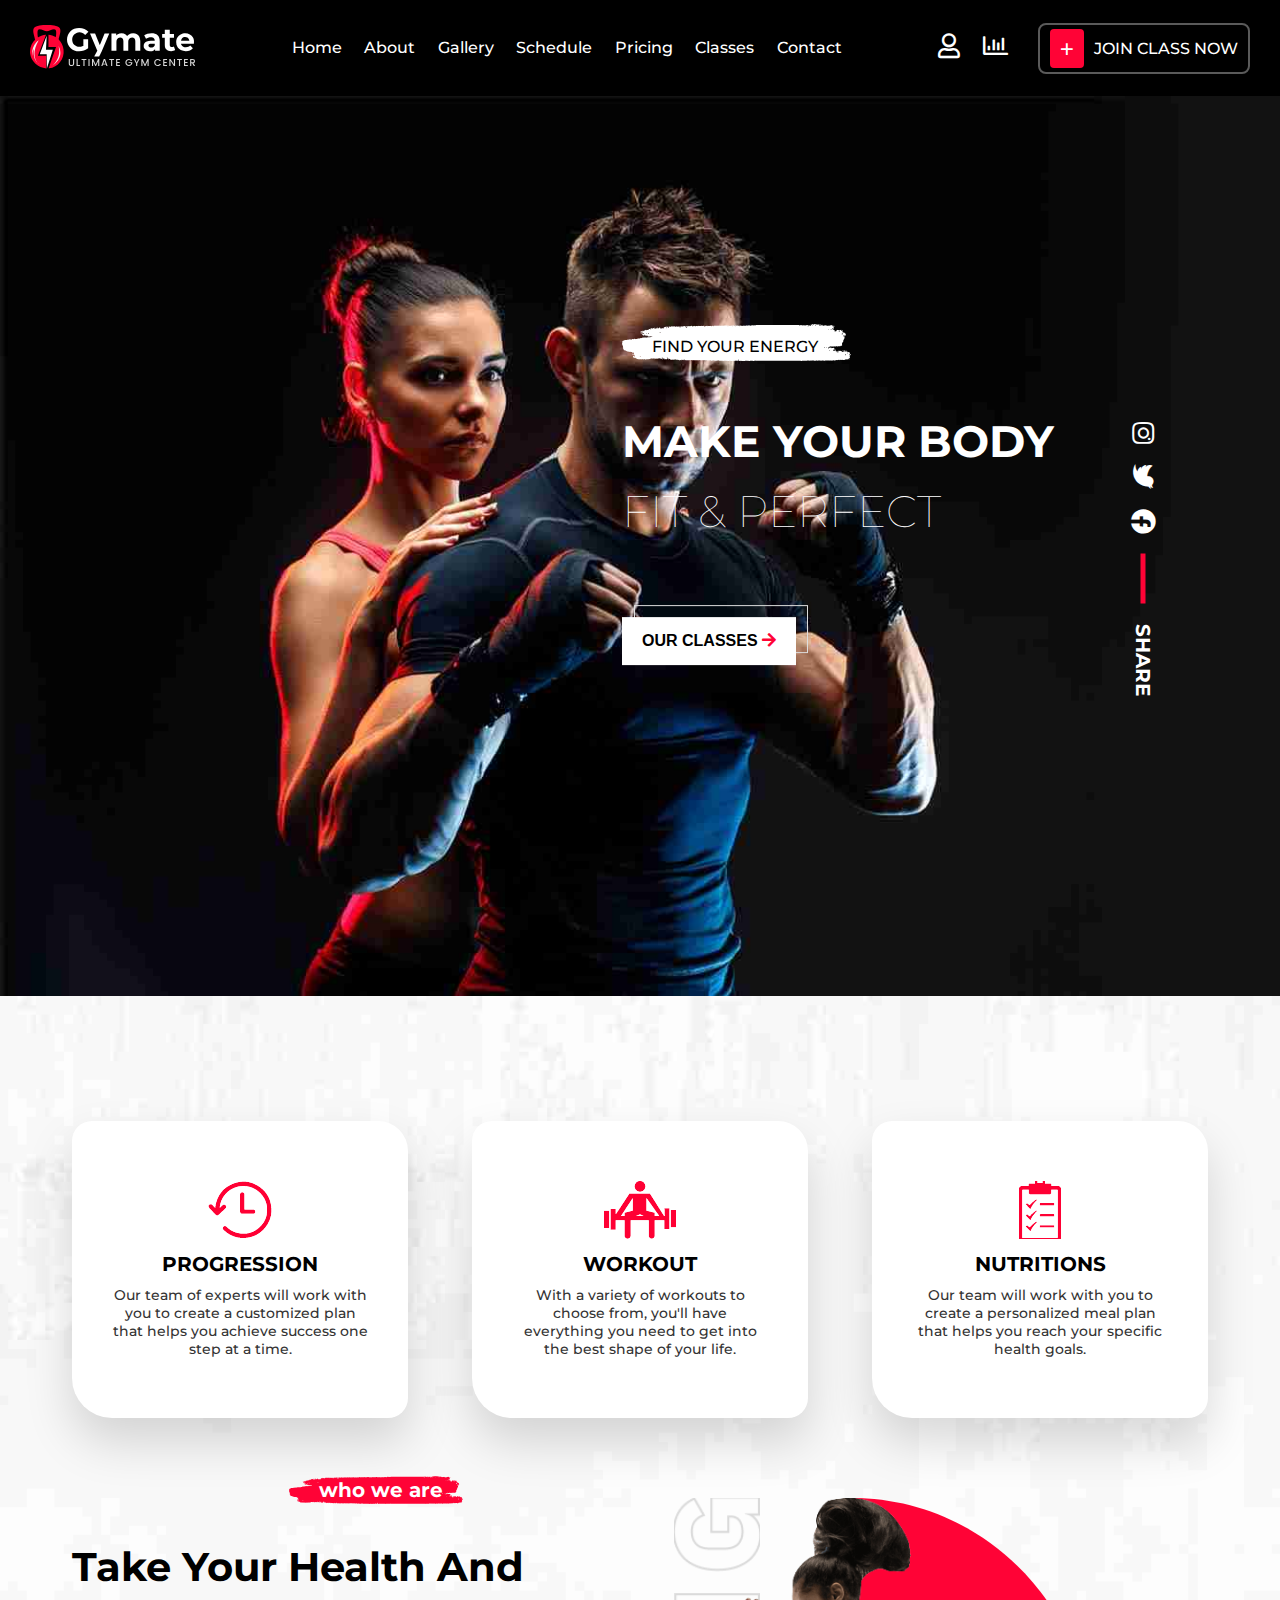
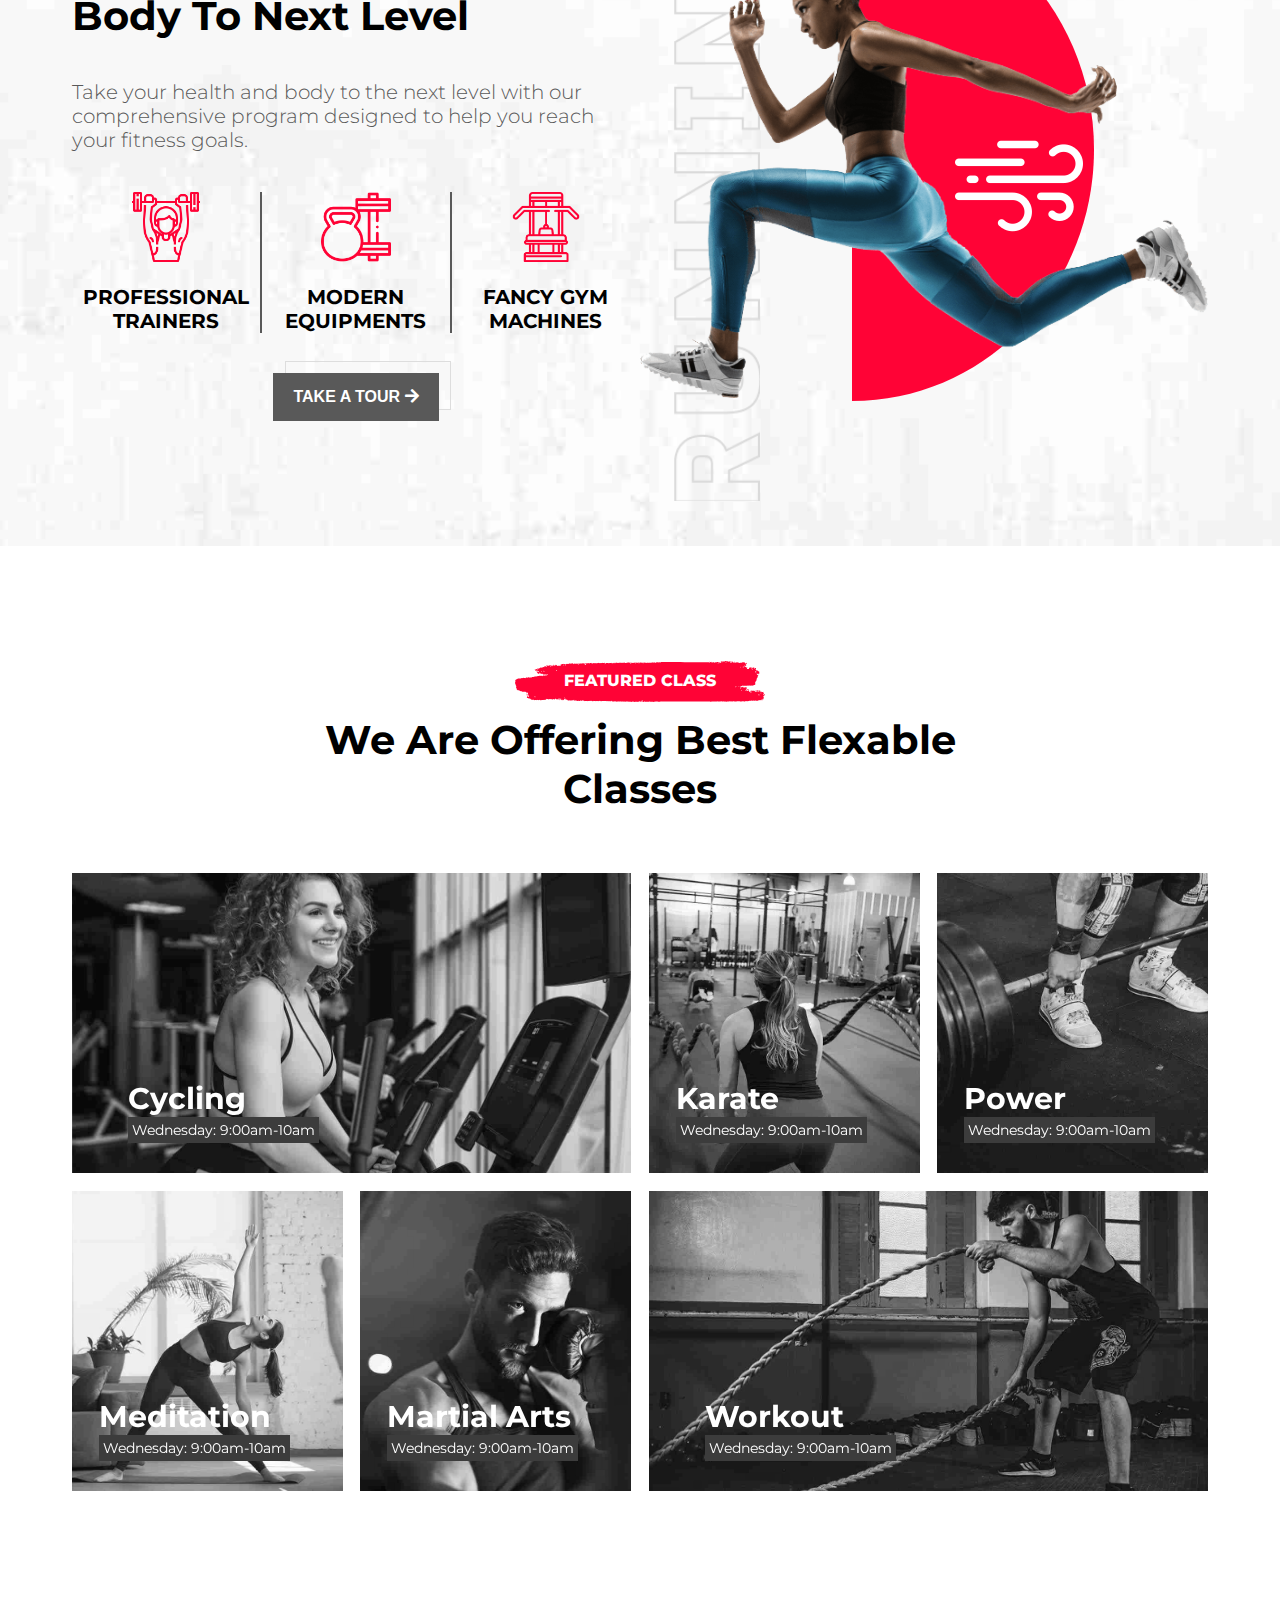
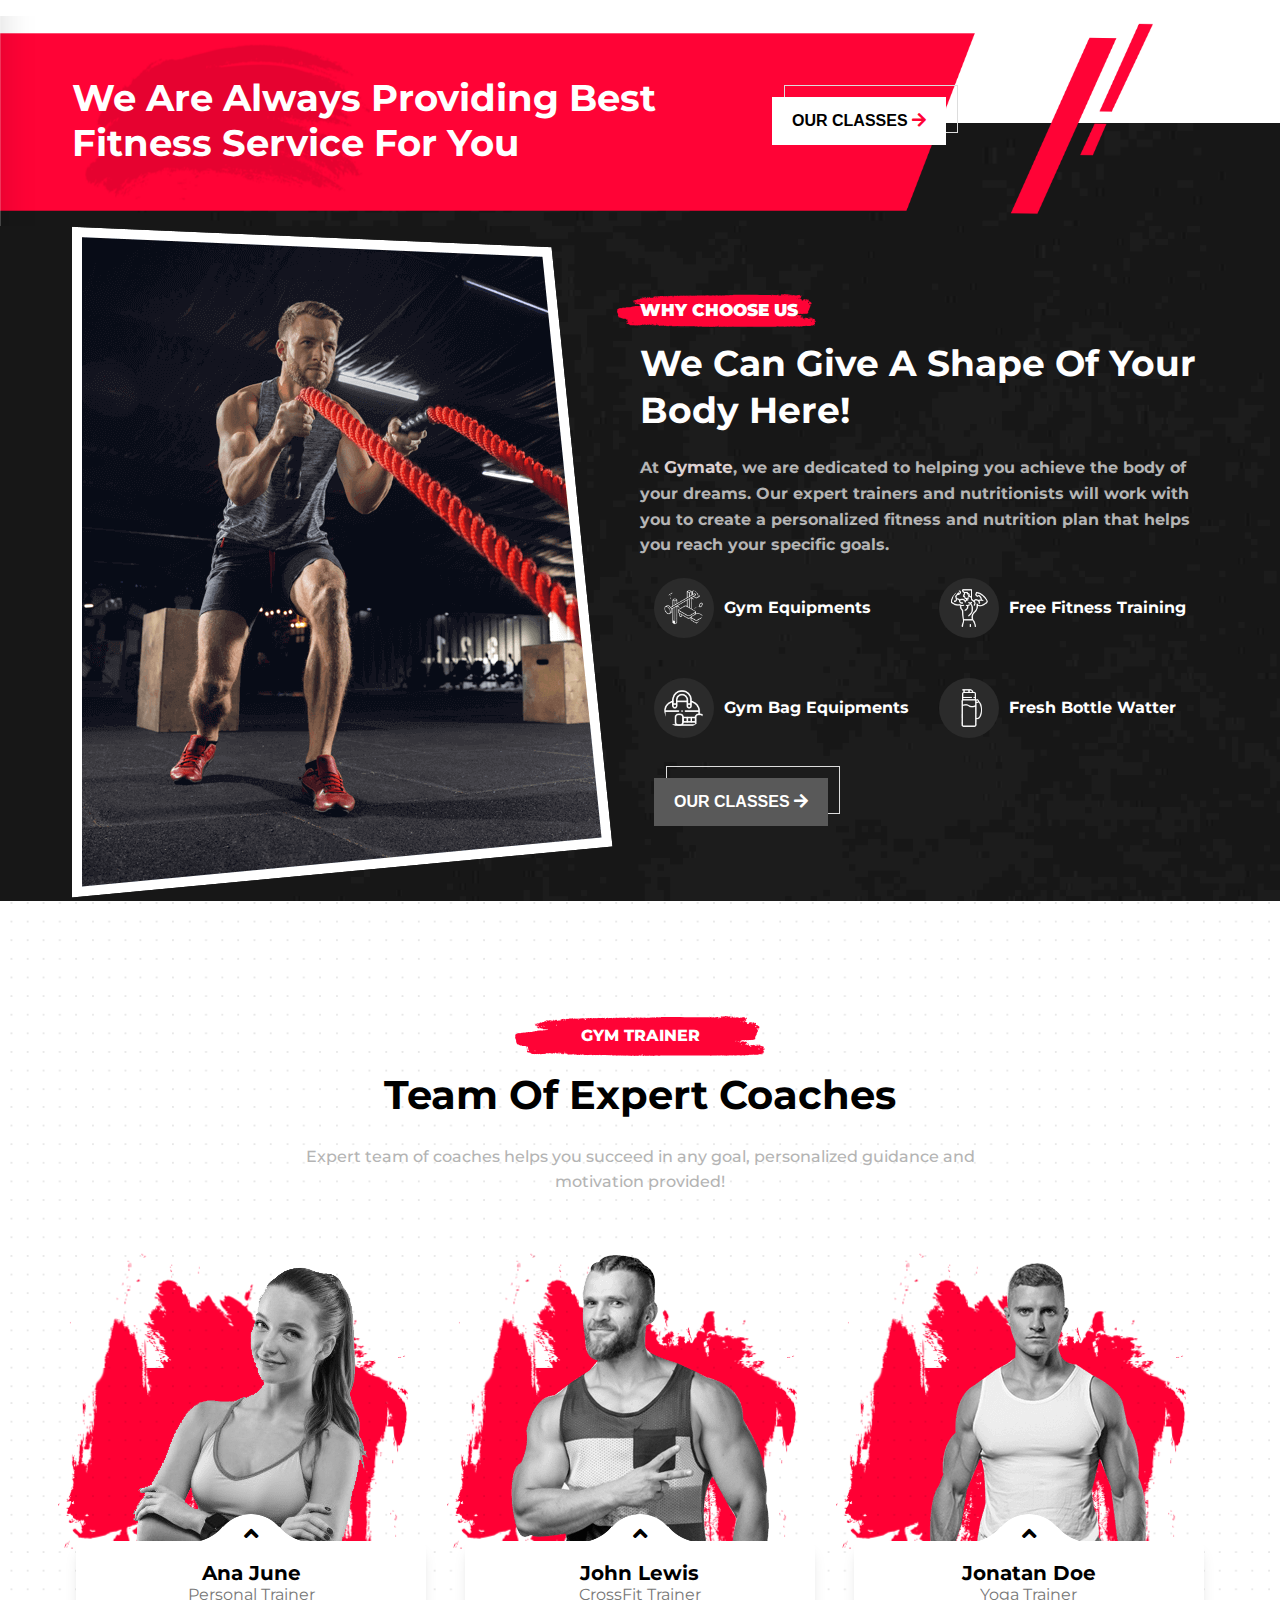
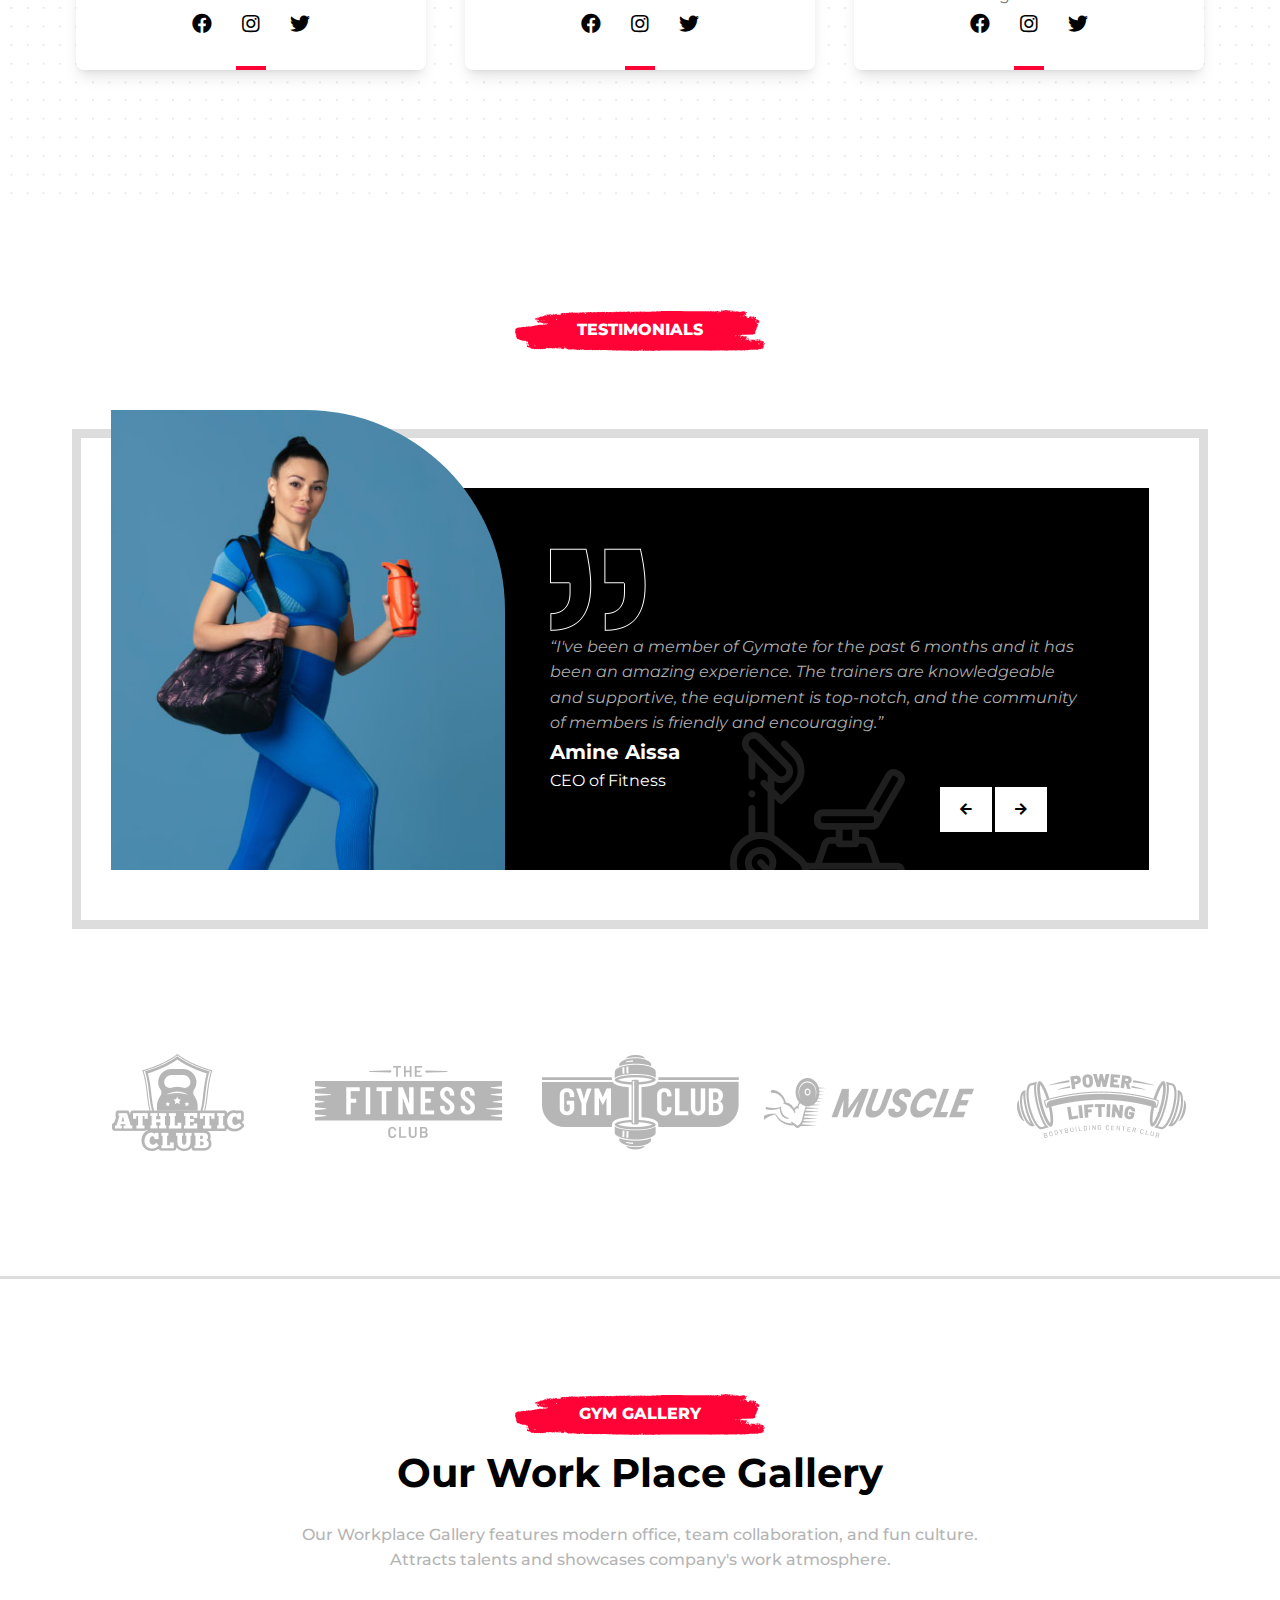
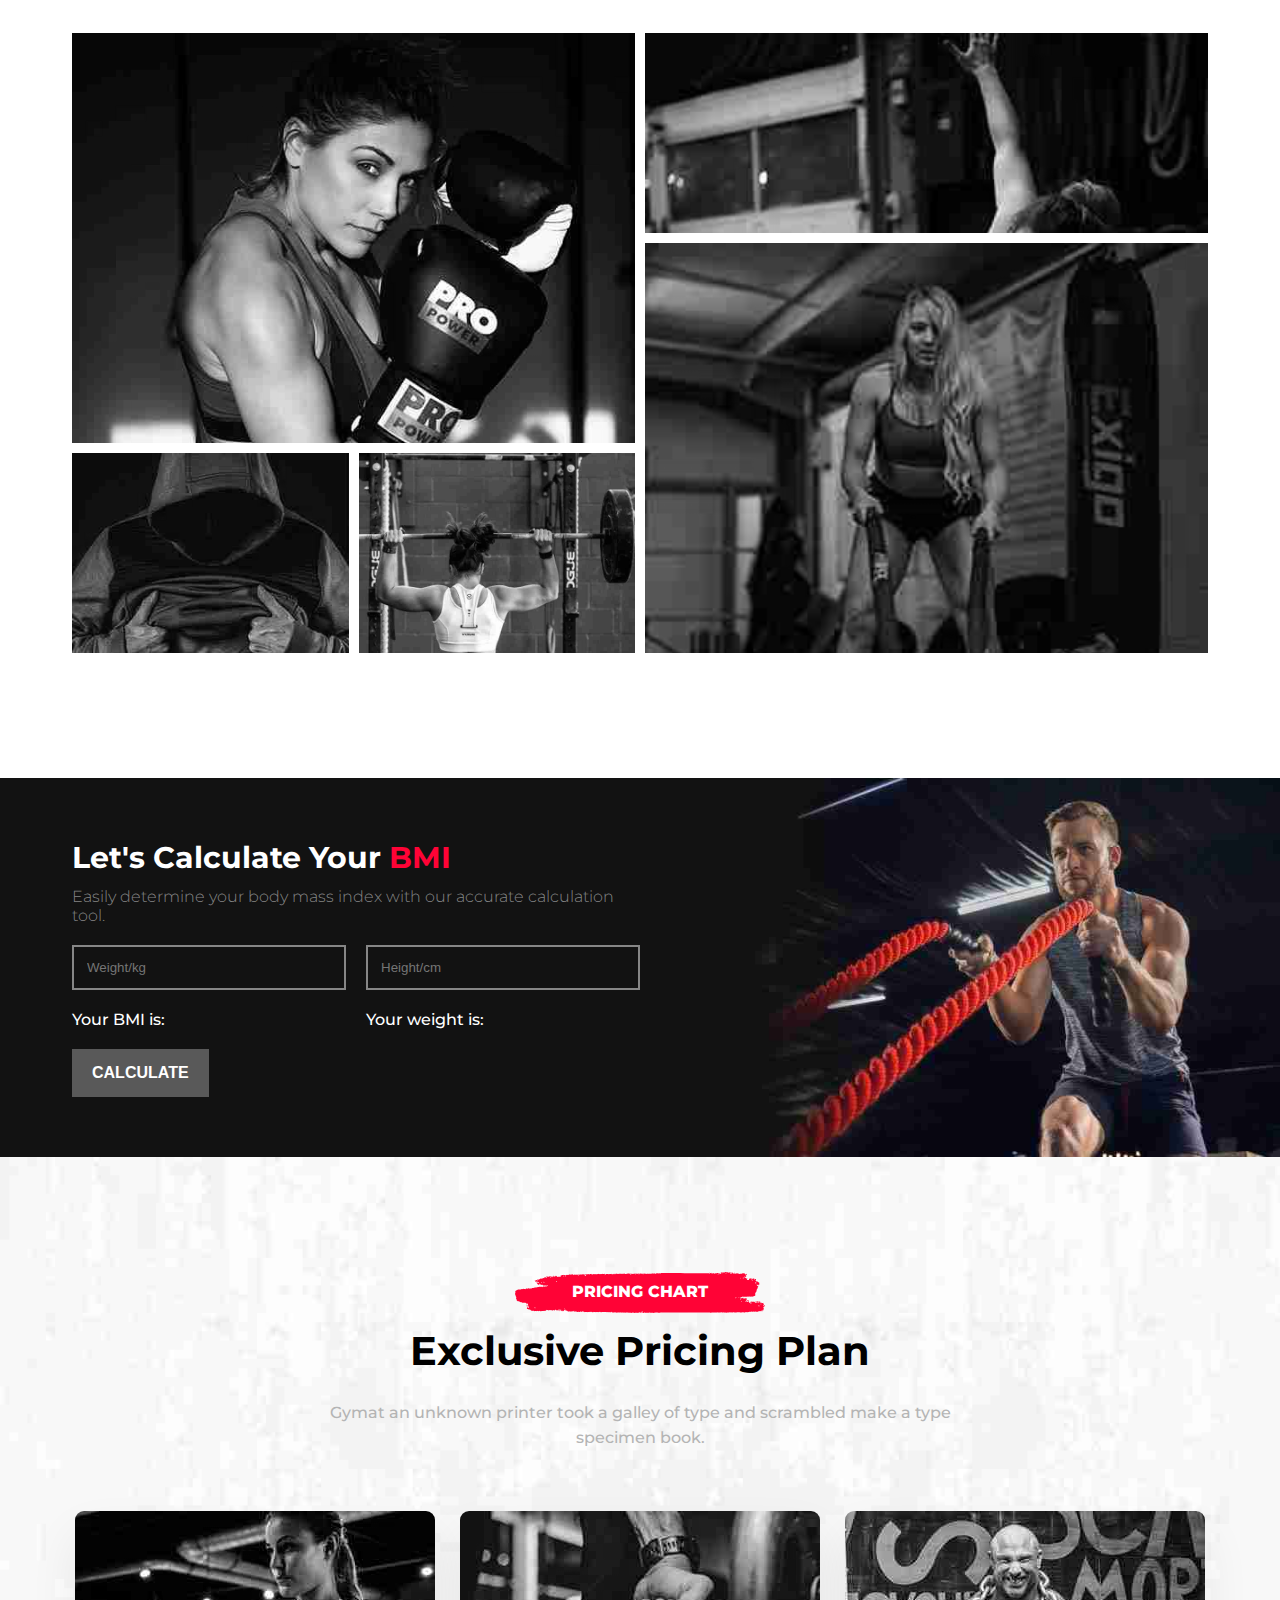
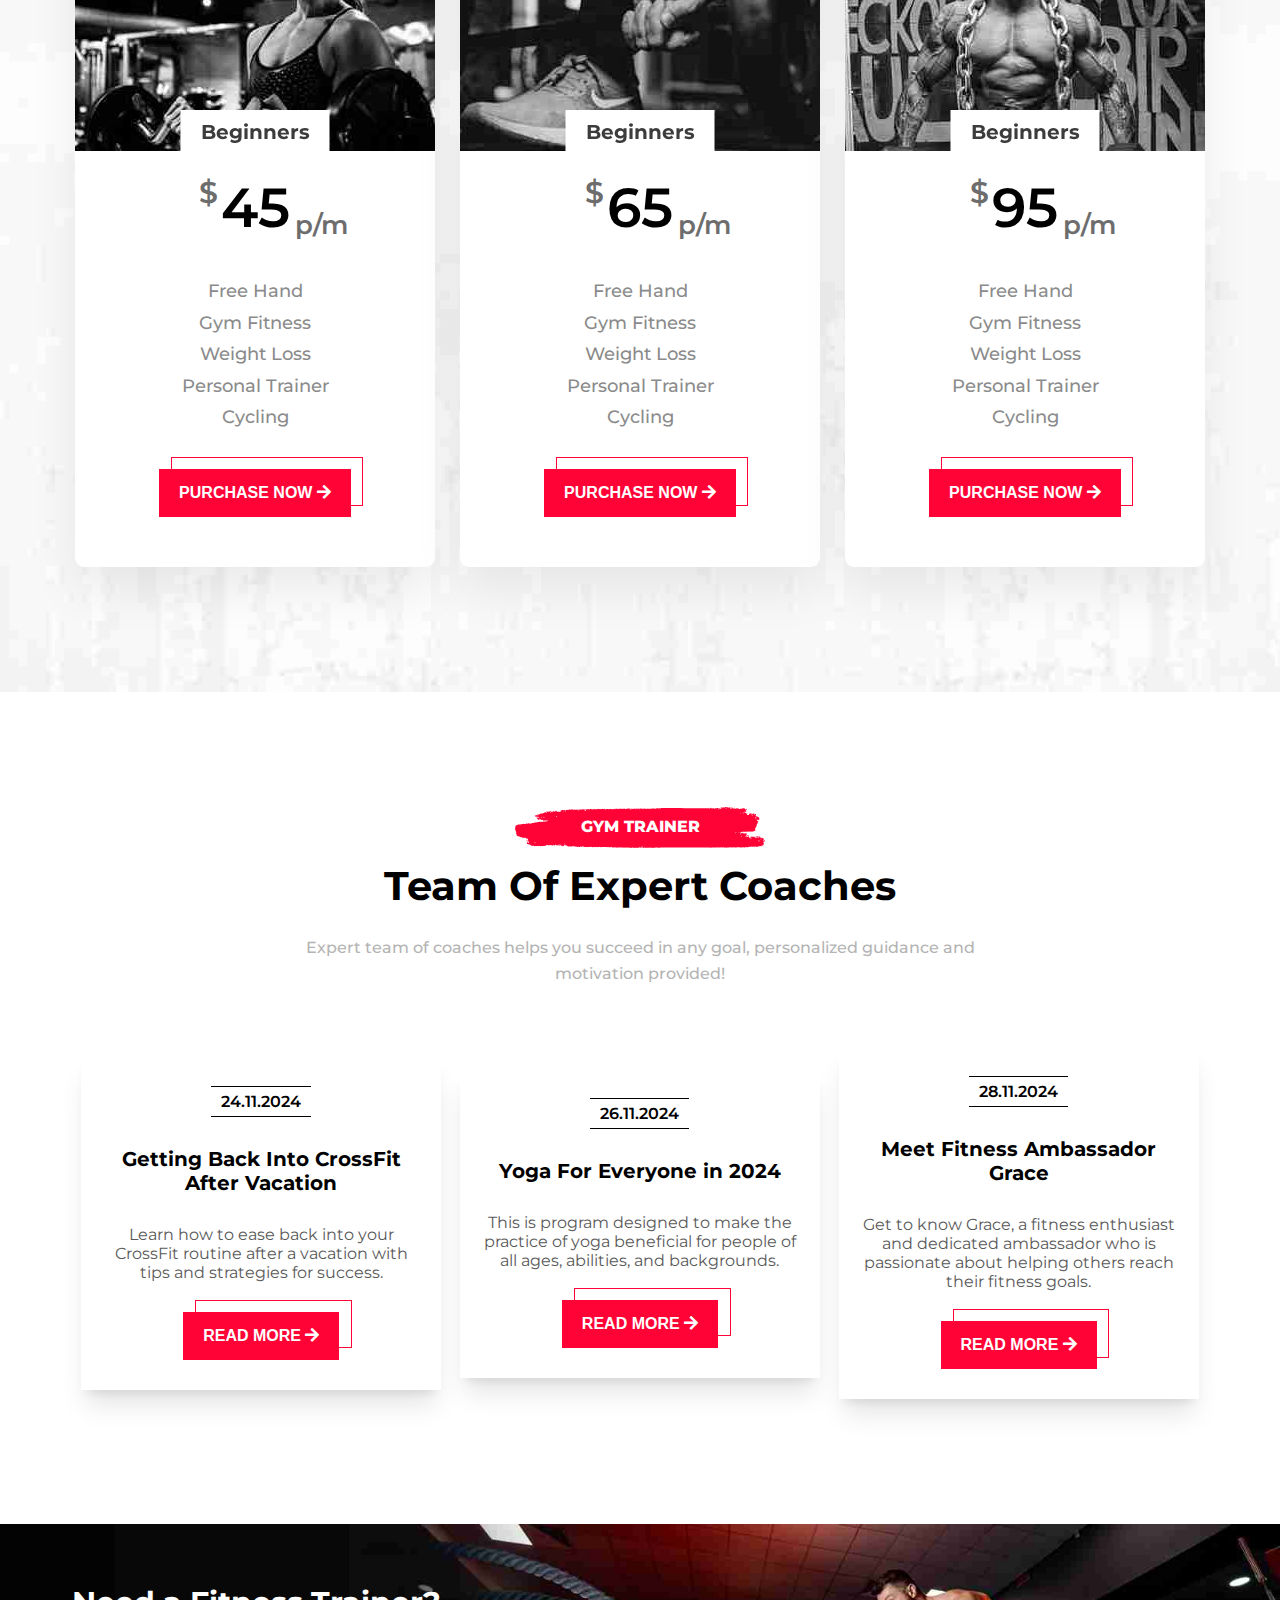
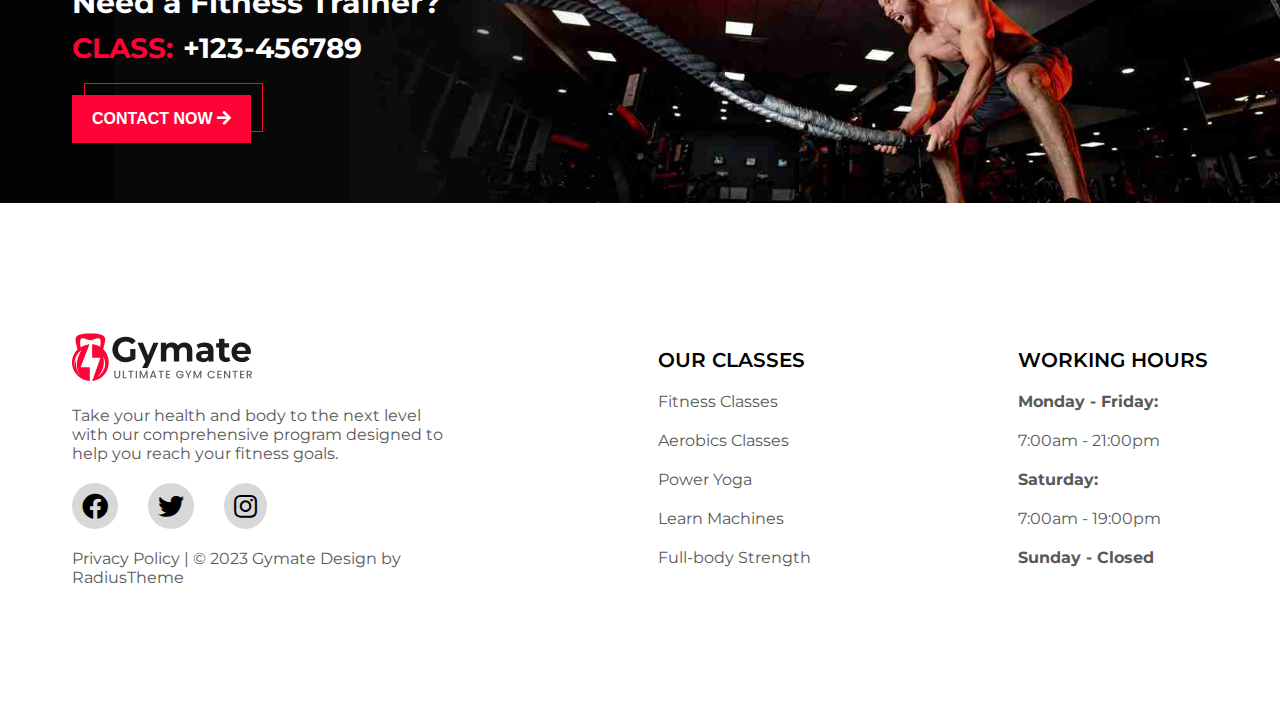
<file: index.html>
<!DOCTYPE html>
<html lang="en">
  <head>
    <meta charset="UTF-8" />
    <meta name="viewport" content="width=device-width, initial-scale=1.0" />
    <meta
      name="description"
      content=" At Gymate, we are dedicated to helping you achieve the body of
      your dreams. Our expert trainers and nutritionists will work
      with you to create a personalized fitness and nutrition plan
      that helps you reach your specific goals."
    />
    <title>Fitness Power</title>
    <link rel="preconnect" href="https://fonts.googleapis.com" />
    <link rel="preconnect" href="https://fonts.gstatic.com" crossorigin />
    <link
      href="https://fonts.googleapis.com/css2?family=Montserrat:wght@400;500;700&display=swap"
      rel="stylesheet"
    />
    <!-- Main Css -->
    <link rel="stylesheet" href="./css/style.css" />
     <!-- QUERIES -->
     <link rel="stylesheet" href="./css/queries.css">
    <!-- Font awesome -->
    <link rel="stylesheet" href="./css/all.min.css" />
    <!-- general css -->
    <link rel="stylesheet" href="./css/genral.css">
  </head>
  <body>
    <header class="header">
      <a href="" class="logo"><img src="./logo.svg" alt="Gym fitness" /></a>
      <nav class="main-nav">
        <ul class="nav-link nav-mobile-link">
          <li class="nav-list nav-mobile"><a href="./index.html">Home</a></li>
          <li class="nav-list nav-mobile"><a href="./Pages/about-us/about-us.html">About</a></li>
          <li class="nav-list nav-mobile"><a href="./Pages/gallery/gallery.html">Gallery</a></li>
          <li class="nav-list nav-mobile"><a href="./Pages/schedule/schedule.html">Schedule</a></li>
          <li class="nav-list nav-mobile"><a href="./Pages/pricing/pricing.html">Pricing</a></li>
          <li class="nav-list nav-mobile"><a href="./Pages/classess/classes.html">Classes</a></li>
          <li class="nav-list nav-mobile"><a href="./Pages/Contact-us/contact.html">Contact</a></li>
        </ul>
      </nav>
      <div class="side-nav">
        <button class="nav-open"><i class="fa-solid fa-bars"></i> </button>
        <button class="nav-close">
          <i class="fa-solid fa-xmark close-nav">
          </i>
        </button>
        <ul class="nav-link">
            <li class="nav-list"><a href="#"><i class="fa-regular fa-user icon-list"></i></i></a></li>
            <li class="nav-list"><a href="#"><i class="fa-regular fa-chart-bar icon-list"></i></i></a></li>
        </ul>
        <div class="join-cls">
            <p><i class="fa-solid fa-plus icon-list icon-sp"></i> JOIN CLASS NOW</p>
        </div>
    </div>
    </header>
    <section class="section-hero">
        <div class="hero-text-box">
          <p class="heading-pr">FIND YOUR ENERGY</p>
          <img class="red-svg" src="./img/background-svg-red.svg" alt="">
          <h2 class="heading-primary">MAKE YOUR BODY <br>
          <span>FIT & PERFECT</span></h2> 
          <button class="btn btn-spec">our Classes <span><i class="fa-solid fa-arrow-right righ-arrow "></i></span></button>     
        </div>
        <div class="hero-side-box">
          <p class="side-text">SHARE</p>
          <span></span>
          <a href="#"><i class="fa-brands fa-facebook icon-list"></i></a>
          <a href="#"><i class="fa-brands fa-twitter icon-list"></i></a>
          <a href="#"><i class="fa-brands fa-instagram icon-list"></i></a>
        </div>

    </section>
    <section class="who-we-are">
    

      <div class="container grid grid--3-cols">
        <div class="progression who-box">
          <img loading="lazy" src="./img/who-we-are/timing.png" alt="">
          <p class="header-box" >progression</p>
          <p class="text-box">Our team of experts will work with you to create a customized plan that helps you achieve success one step at a time.</p>
        </div>
        <div class="workout-w who-box">
          <img loading="lazy" src="./img/who-we-are/lifting.png" alt="">
          <p class="header-box">WORKOUT</p>
          <p class="text-box">With a variety of workouts to choose from, you'll have everything you need to get into the best shape of your life.</p>
        </div>
        <div class="nutritions who-box">
          <img loading="lazy" src="./img/who-we-are/nutrition.png" alt="">
          <p class="header-box">nutritions</p>
          <p class="text-box">Our team will work with you to create a personalized meal plan that helps you reach your specific health goals.</p>
        </div>
      </div>
      <div class="container how">
        <div class="center">
        <p class="heading-pn">who we are <img class="img-svg-red" src="./img/background-svg-red.svg" alt=""></p>
        <h2 class="heading-secondary">Take Your Health And Body To Next Level</h2>
        <p class="text-primary">Take your health and body to the next level with our comprehensive program designed to help you reach your fitness goals.</p>
        <div class="flex-box">
          <div class="box">
            <img loading="lazy" src="./img/who-we-are/proffionel trainer.png" alt="">
            <p>PROFESSIONAL
              TRAINERS</p>
          </div>
          <div class="box">
            <img src="./img/who-we-are/equipment.png" alt="">
            <p>MODERN
              EQUIPMENTS</p>
          </div>
          <div class="box">
            <img src="./img/who-we-are/fancy machine.png" alt="">
            <p>FANCY GYM
              MACHINES</p>
          </div>
          </div>
                    <button class="btn grey-btn btn-spec">take a tour <span><i class="fa-solid fa-arrow-right wihte-arrow"></i></span></button>

        </div>
        <div class="how-img">

          <img loading="lazy" class="girl-run" src="./img/who-we-are/girl running.png" alt="">
          <img class="girl-banner" src="./img/who-we-are/banner-girl-running.png" alt="">
          <img class="girl-red" src="./img/who-we-are/girl-redbg.svg" alt="">
          <img class="gril-wind" src="./img/who-we-are/wind-girl-running.png" alt="">
          </div>
      </div>

    </section>
    <section class="featured">
      <div class="container">
<div class="header-div">     
  <p class=" header-div-p">featured class</p>
        <img class="header-div-img" src="./img/background-svg-red.svg" alt="">
        <h2 class="header-div-h2">We Are Offering Best Flexable Classes</h2>
      </div> 
      <div class="featured-grid">
        <div class="cycling-class featured-box">
          <div class="cycling he-fe"></div>
          <div class="box-fet"><p class="featured-p">Cycling</p>
          <p class="featured-text">Wednesday: 9:00am-10am</p></div>

          
        </div>
        <div class="karate-class featured-box">
          <div class="karate he-fe"></div>
          <div class="box-fet"> <p class="featured-p">Karate</p>
          <p class="featured-text">Wednesday: 9:00am-10am</p></div>

         
        </div>
        <div class="power-class featured-box">
          <div class="power he-fe"></div>
          <div class="box-fet"><p class="featured-p">Power</p>
          <p class="featured-text">Wednesday: 9:00am-10am</p></div>

          
        </div>
        <div class="med-class featured-box">
          <div class="meditation he-fe"></div>
          <div class="box-fet"><p class="featured-p">Meditation</p>
          <p class="featured-text">Wednesday: 9:00am-10am</p></div>
          
        </div>
        <div class="mma-class featured-box">
          <div class="mma he-fe"></div>
          <div class="box-fet"><p class="featured-p">Martial Arts</p>
          <p class="featured-text">Wednesday: 9:00am-10am</p></div>

          
        </div>
        <div class=" workout-class featured-box">
          <div class="workout he-fe"></div>
          <div class="box-fet"><p class="featured-p">Workout</p>
          <p class="featured-text">Wednesday: 9:00am-10am</p></div>

          
        </div>
      </div>
</div>
    </section>
    <div class="best-fit">
      <div class="container cont-cta">
        <div class="featured-cta">
          <h2>We Are Always Providing Best Fitness Service For You</h2>
          <button class="btn btn-spec">our Classes <span><i class="fa-solid fa-arrow-right righ-arrow "></i></span></button>     

        </div>
      </div>
    </div>
    <section class="choose-section">
      <div class="container ch-st">
        <div class="video-side">
          <img src="./img/choose-us/man-rooling.png" alt="man training hard with rope">
          <span></span>
        </div>
        <div class="text-side">
          <div class="text-side-div"> 
            <p class="ch-st-p">why choose us</p>
          <img class="ch-st-img" src="./img/background-svg-red.svg" alt=""></div>
          <h2>We Can Give A Shape Of Your Body Here!</h2>
          <p class="text-side-p">At <span>Gymate</span>, we are dedicated to helping you achieve the body of your dreams. Our expert trainers and nutritionists will work with you to create a personalized fitness and nutrition plan that helps you reach your specific goals.</p>
          <div class="reason-div grid--2-cols">
            <div class="reason-box">
              <img src="./img/choose-us/equipment.png" alt="">
              <p>Gym Equipments</p>
            </div>
            <div class="reason-box">
              <img src="./img/choose-us/training.png" alt="">
              <p>Free Fitness Training</p>
            </div>
            <div class="reason-box">
              <img src="./img/choose-us/gym-bag.png" alt="">
              <p>Gym Bag Equipments</p>
            </div>
            <div class="reason-box">
              <img src="./img/choose-us/freshwater.png" alt="">
              <p>Fresh Bottle Watter</p>
            </div>
                      <button class="btn grey-btn btn-spec ">our Classes <span><i class="fa-solid fa-arrow-right wihte-arrow"></i></span></button>

          </div>
        </div>
        
      </div>
    </section>
<section class="gym-trainer">
  <div class="container">
    <div class="header-div">
      <p class="header-div-p">gym trainer</p>
      <img class="header-div-img" src="./img/background-svg-red.svg" alt="background-svg-red">
<h2 class="header-div-h2">Team Of Expert Coaches</h2>
<p class="header-div-text">Expert team of coaches helps you succeed in any goal,
  personalized guidance and motivation provided!</p>
    </div>
    <div class="gym-tr-box grid--3-cols">
      <div class="gym-box-tr">
        <img class="trainer-img" src="./img/gym-trainer/ana june.png" alt="trainer">
        <img class="trainer-red-svg" src="./img/gym-trainer/trainer-red-svg.png" alt="red background">
        <div class="gym-box-text">
          <img class="white-notch" src="./img/gym-trainer/top-notch.png" alt="white background">
          <i class="fa-solid fa-angle-up"></i>
          <div class="name-tr-dv">
          <p class="name-trainer">Ana June</p>
          <p class="name-class-tr">Personal Trainer</p>
          </div>
          <div class="social-media-trainer">
            <i class="fa-brands fa-facebook"></i>
            <i class="fa-brands fa-instagram"></i>
            <i class="fa-brands fa-twitter"></i>
            
          </div>
        </div>
      </div>
      <div class="gym-box-tr">
        <img class="trainer-img" src="./img/gym-trainer/john-lewis.png" alt="trainer">
        <img class="trainer-red-svg" src="./img/gym-trainer/trainer-red-svg.png" alt="red background">
        <div class="gym-box-text">
          <img class="white-notch" src="./img/gym-trainer/top-notch.png" alt="white background">
          <i class="fa-solid fa-angle-up"></i>
          <div class="name-tr-dv">
          <p class="name-trainer">John Lewis</p>
          <p class="name-class-tr">CrossFit Trainer</p>
          </div>
          <div class="social-media-trainer">
            <i class="fa-brands fa-facebook"></i>
            <i class="fa-brands fa-instagram"></i>
            <i class="fa-brands fa-twitter"></i>
            
          </div>
        </div>
      </div>
      <div class="gym-box-tr">
        <img class="trainer-img" src="./img/gym-trainer/jonatan-doe.png" alt="trainer">
        <img class="trainer-red-svg" src="./img/gym-trainer/trainer-red-svg.png" alt="red background">
        <div class="gym-box-text">
          <img class="white-notch" src="./img/gym-trainer/top-notch.png" alt="white background">
          <i class="fa-solid fa-angle-up"></i>
          <div class="name-tr-dv">
          <p class="name-trainer">Jonatan Doe</p>
          <p class="name-class-tr">Yoga Trainer</p>
          </div>
          <div class="social-media-trainer">
            <i class="fa-brands fa-facebook"></i>
            <i class="fa-brands fa-instagram"></i>
            <i class="fa-brands fa-twitter"></i>
            
          </div>
        </div>
      </div>
    </div>
  </div>
</section>
<section class="testimonials">
<div class="container">
    <div class="header-div">
      <p class="header-div-p">testimonials</p>
      <img class="header-div-img img-div" src="./img/background-svg-red.svg" alt="background-svg-red">
    </div>
    <div class="testimonials-box">
      <div class="box-monials">
        <img class="testi-new" src="./img/TESTIMONIALS/testimonial-new.jpg" alt="women-gym-bag">
        <div class="text-monials">
        <img class="testi-quote" src="./img/TESTIMONIALS/quote.png" alt="quote">
        <p class="p-monials">“I've been a member of Gymate for the past 6 months and it has been an amazing experience. The trainers are knowledgeable and supportive, the equipment is top-notch, and the community of members is friendly and encouraging.”</p>
        <h3 class="head-monials">Amine Aissa</h3>
        <p class="pos-monials">CEO of Fitness</p>
      </div>
      <img class="testi-shape" src="./img/TESTIMONIALS/testimonial-shape.svg" alt="">
      <div class="left-right">
        <button class="left-btn l-f"><i class="fa-solid fa-arrow-left"></i></button>
        <button class="right-btn l-f"><i class="fa-solid fa-arrow-right"></i></button>
      </div>
      </div>
      
    </div>
</div>
</section>
<section class="logo-company">
  <div class="container">
    <div class="flex-logos">
      <img src="./img/TESTIMONIALS/club-at.png" alt="club gym fitness">
      <img src="./img/TESTIMONIALS/fitness-club.png" alt="club gym fitness">
      <img src="./img/TESTIMONIALS/gym-club.png" alt="club gym fitness">
      <img src="./img/TESTIMONIALS/muscle.png" alt="club gym fitness">
      <img src="./img/TESTIMONIALS/power-lifting.png" alt="club gym fitness">
    </div>
  </div>
</section>
<section class="gymat-gallery">
  <div class="container">
    <div class="header-div">
      <p class="header-div-p">gym gallery</p>
      <img class="header-div-img" src="./img/background-svg-red.svg" alt="background-svg-red">
<h2 class="header-div-h2">Our Work Place Gallery</h2>
<p class="header-div-text">Our Workplace Gallery features modern office, team collaboration, and fun culture.
  Attracts talents and showcases company's work atmosphere.</p>
    </div>
    <div class="gallery">
<div class="item-1 it-all"></div>      
<div class="item-2 it-all"></div>      
<div class="item-3 it-all"></div>      
<div class="item-4 it-all"></div>      
<div class="item-5 it-all"></div>      
  </div>
  </div>
</section>
<section class="bmi-section">
  <div class="container">
    <div class="bmi-div">
      <h4 class="bmi-head">Let's Calculate Your <span>BMI</span></h4>
      <p class="bmi-text">Easily determine your body mass index with our accurate calculation tool.</p>
      <form class="frm-bmi" >
        <input class="inp-bmi weight-input" type="number" placeholder="Weight/kg" required min="0">
        <input class="inp-bmi height-input" type="number" placeholder="Height/cm" required min="0">
        <p class="result-i bmi-result">Your BMI is:<span class="result-bmi"></span></p>
        <p class="result-i weight-reslut">Your weight is: <span class="result-weight"></span></p>
        <button type="button" class="btn-sbt" onclick="calculateBmi()">Calculate</button>
      </form>

    </div>
  </div>
</section>
<section class="pricing-plan">
  <div class="container">
    <div class="header-div">
      <p class="header-div-p">PRICING CHART</p>
      <img class="header-div-img" src="./img/background-svg-red.svg" alt="background-svg-red">
<h2 class="header-div-h2">Exclusive Pricing Plan</h2>
<p class="header-div-text">Gymat an unknown printer took a galley of type and scrambled
  make a type specimen book.</p>
    </div>
    <div class="palan-cta">
    <div class="starter-plan">
<div class="plan-text">
  <div class="img-text">
    <img src="./img/pricing-plan/download1.jfif" alt="">
    <div class="plan-st">
      <p class="plan-name">Beginners</p>
    </div>
  </div>
  <p class="plan-price"><span class="price-do">$</span>45<span class="price-mo">p/m</span></p>
  <div class="plan-details">
    <ul class="plan-list">
      <li class="paln-item">Free Hand</li>
      <li class="paln-item">Gym Fitness</li>
      <li class="paln-item">Weight Loss</li>
      <li class="paln-item">Personal Trainer</li>
      <li class="paln-item">Cycling</li>
    </ul>
    <button class="red-btn btn-spec ">purchase now <span><i class="fa-solid fa-arrow-right wihte-arrow"></i></span></button>
  </div>
</div>
    </div>
    <div class="starter-plan">
<div class="plan-text">
  <div class="img-text">
    <img src="./img/pricing-plan/download2.jfif" alt="">
    <div class="plan-st">
      <p class="plan-name">Beginners</p>
    </div>
  </div>
  <p class="plan-price"><span class="price-do">$</span>65<span class="price-mo">p/m</span></p>
  <div class="plan-details">
    <ul class="plan-list">
      <li class="paln-item">Free Hand</li>
      <li class="paln-item">Gym Fitness</li>
      <li class="paln-item">Weight Loss</li>
      <li class="paln-item">Personal Trainer</li>
      <li class="paln-item">Cycling</li>
    </ul>
    <button class="red-btn btn-spec ">purchase now <span><i class="fa-solid fa-arrow-right wihte-arrow"></i></span></button>
  </div>
</div>
    </div>
    <div class="starter-plan">
<div class="plan-text">
  <div class="img-text">
    <img src="./img/pricing-plan/download3.jfif" alt="">
    <div class="plan-st">
      <p class="plan-name">Beginners</p>
    </div>
  </div>
  <p class="plan-price"><span class="price-do">$</span>95<span class="price-mo">p/m</span></p>
  <div class="plan-details">
    <ul class="plan-list">
      <li class="paln-item">Free Hand</li>
      <li class="paln-item">Gym Fitness</li>
      <li class="paln-item">Weight Loss</li>
      <li class="paln-item">Personal Trainer</li>
      <li class="paln-item">Cycling</li>
    </ul>
    <button class="red-btn btn-spec ">purchase now <span><i class="fa-solid fa-arrow-right wihte-arrow"></i></span></button>
  </div>
</div>
</div>
    </div>
  </div>
</section>
<section class="section-blog">
  <div class="container">
    <div class="header-div">
      <p class="header-div-p">gym trainer</p>
      <img class="header-div-img" src="./img/background-svg-red.svg" alt="background-svg-red">
<h2 class="header-div-h2">Team Of Expert Coaches</h2>
<p class="header-div-text">Expert team of coaches helps you succeed in any goal,
  personalized guidance and motivation provided!</p>
    </div>
    <div class="blog-box">
      <div class="box-blg">
        <p class="blog-time">24.11.2024</p>
        <p class="blog-title">Getting Back Into CrossFit After Vacation</p>
        <p class="blog-news">Learn how to ease back into your CrossFit routine after a vacation with tips and strategies for success.</p>
        <button class="red-btn btn-spec ">read more <span><i class="fa-solid fa-arrow-right wihte-arrow"></i></span></button>
      </div>
      <div class="box-blg">
        <p class="blog-time">26.11.2024</p>
        <p class="blog-title">Yoga For Everyone in 2024</p>
        <p class="blog-news">This is program designed to make the practice of yoga beneficial for people of all ages, abilities, and backgrounds.</p>
        <button class="red-btn btn-spec ">read more <span><i class="fa-solid fa-arrow-right wihte-arrow"></i></span></button>
      </div>
      <div class="box-blg">
        <p class="blog-time">28.11.2024</p>
        <p class="blog-title">Meet Fitness Ambassador Grace</p>
        <p class="blog-news">Get to know Grace, a fitness enthusiast and dedicated ambassador who is passionate about helping others reach their fitness goals.</p>
        <button class="red-btn btn-spec ">read more <span><i class="fa-solid fa-arrow-right wihte-arrow"></i></span></button>
      </div>
    </div>
  </div>
</section>
<section class="fitness-trainer">
  <div class="container">
    <h3 class="fit-tr-h">Need a Fitness Trainer?</h3>
    <p class="fit-text"><span>class:</span>+123-456789</p>
    <button class="red-btn btn-spec ">contact now <span><i class="fa-solid fa-arrow-right wihte-arrow"></i></span></button>
  </div>
</section>
<section class="footer">
  <div class="container footer-col">
    <div class="logo-col">
      <img src="./logo-footer.svg" alt="logo">
      <p class="col-text">Take your health and body to the next level with our comprehensive program designed to help you reach your fitness goals.</p>
      <ul class="social-links">
        <li><a href="#"><i class="fa-brands fa-facebook "></a></i></li>
        <li><a href="#"><i class="fa-brands fa-twitter "></a></i></li>
        <li><a href="#"><i class="fa-brands fa-instagram "></a></i></li>
      </ul>
      
      <p class="copyrights">Privacy Policy | © 2023 Gymate
        Design by RadiusTheme</p>
    </div>
    <div class="nav-col">
      <p class="footer-heading">Our Classes</p>
      <ul class="footer-nav">
        <li>Fitness Classes</li>
        <li>Aerobics Classes</li>
        <li>Power Yoga</li>
        <li>Learn Machines</li>
        <li>Full-body Strength</li>
      </ul>
    </div>
    <div class="nav-col">
      <p class="footer-heading">Working Hours</p>
      <ul class="footer-nav">
        <li class="nav-head">Monday - Friday:</li>
        <li>7:00am - 21:00pm</li>
        <li class="nav-head">Saturday:</li>
        <li>7:00am - 19:00pm</li>
        <li class="nav-head">Sunday - Closed</li>
      </ul>
    </div>
  </div>
</section>
<script src="main.js"></script>
</body>
</html>
</file>
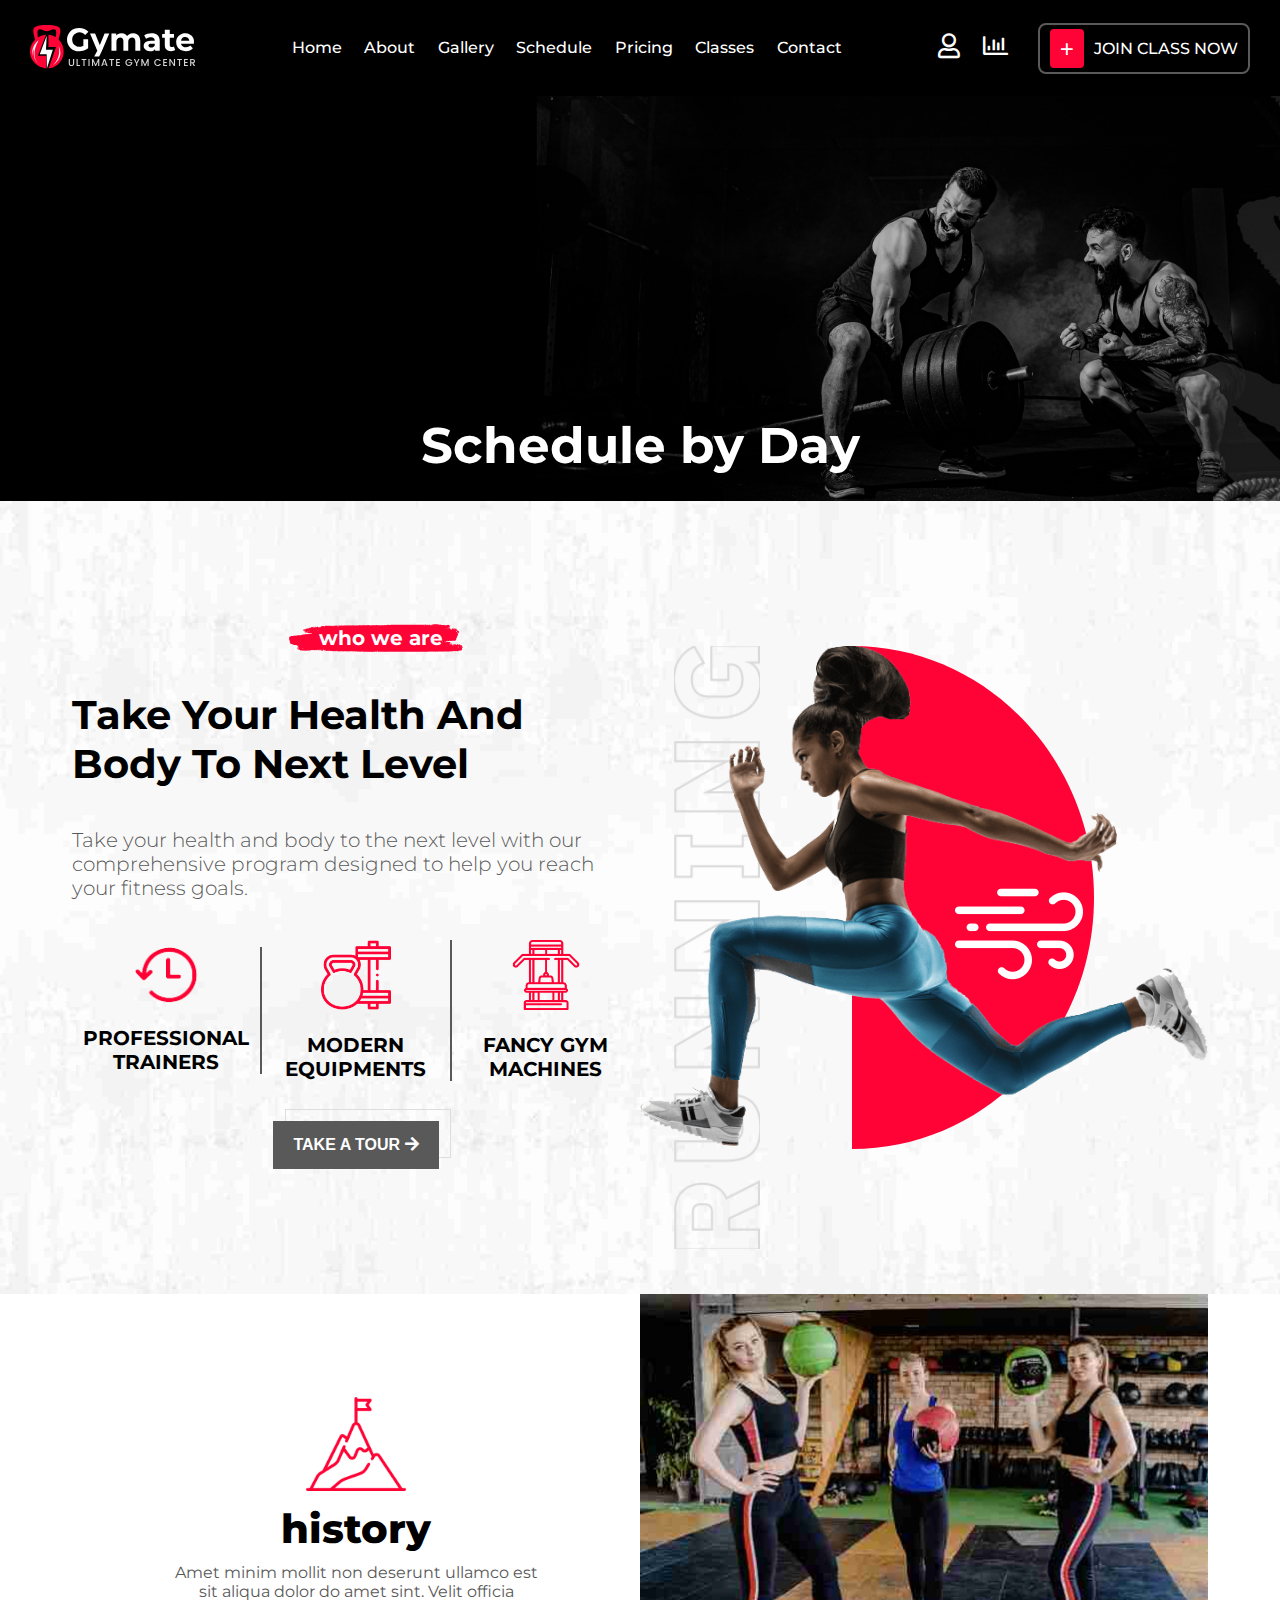
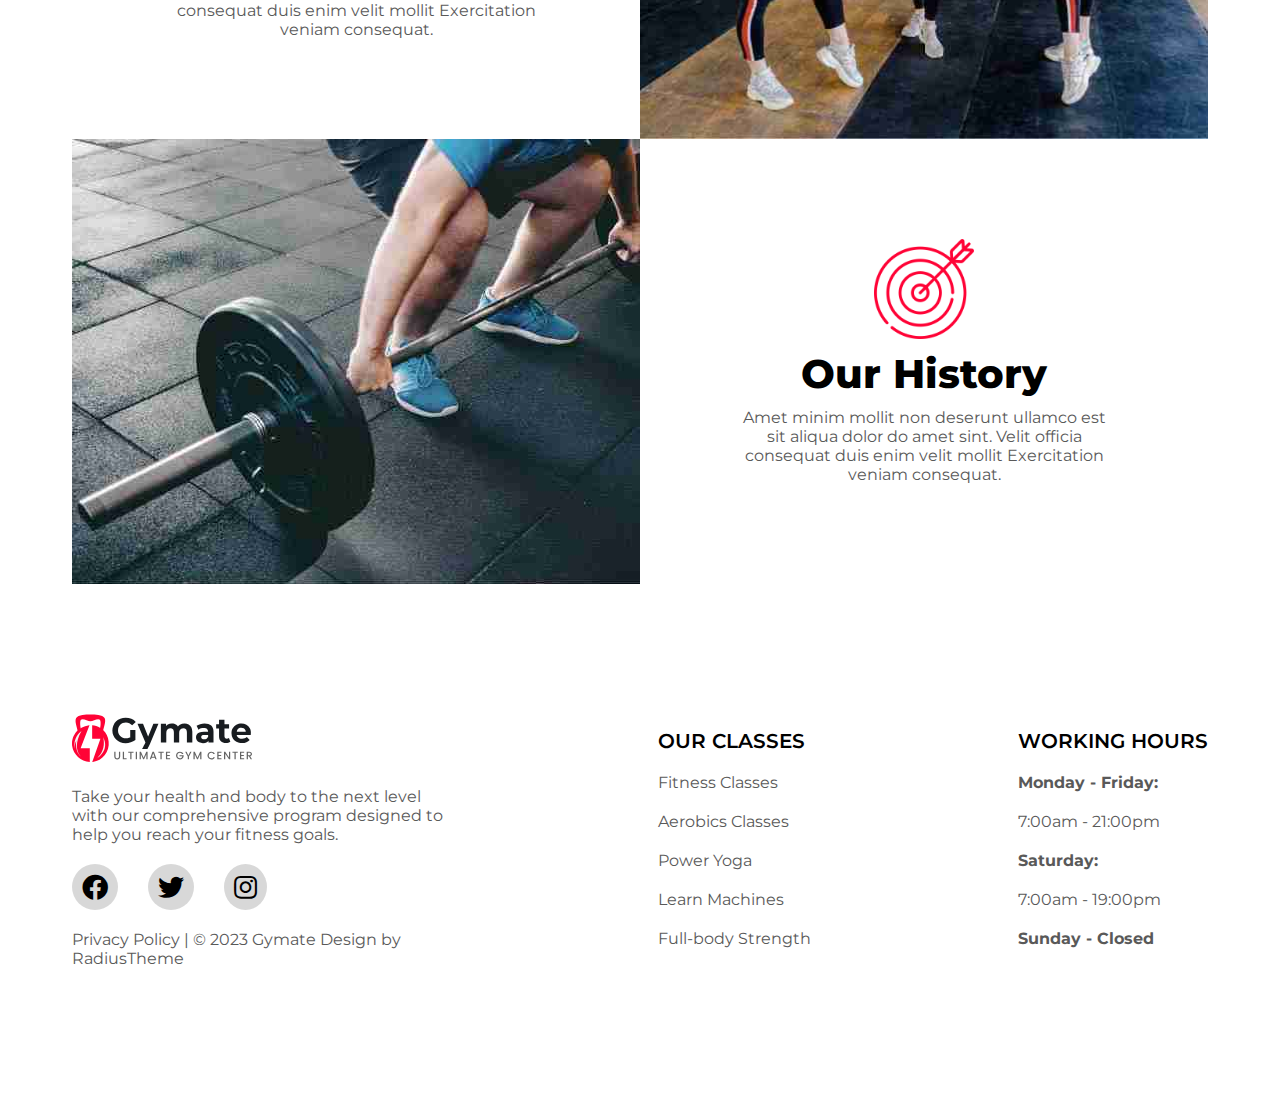
<file: Pages/about-us/about-us.html>
<!DOCTYPE html>
<html lang="en">
  <head>
    <meta charset="UTF-8" />
    <meta name="viewport" content="width=device-width, initial-scale=1.0" />
    <meta
      name="description"
      content=" At Gymate, we are dedicated to helping you achieve the body of
      your dreams. Our expert trainers and nutritionists will work
      with you to create a personalized fitness and nutrition plan
      that helps you reach your specific goals."
    />
    <title>Fitness Power</title>
    <link rel="preconnect" href="https://fonts.googleapis.com" />
    <link rel="preconnect" href="https://fonts.gstatic.com" crossorigin />
    <link
      href="https://fonts.googleapis.com/css2?family=Montserrat:wght@400;500;700&display=swap"
      rel="stylesheet"
    />
    <!-- Main Css -->
    <link rel="stylesheet" href="../../css/style.css" />
     <!-- QUERIES -->
     <link rel="stylesheet" href="../../css/queries.css">
    <!-- Font awesome -->
    <link rel="stylesheet" href="../../css/all.min.css" />
      <!-- general css -->
    <link rel="stylesheet" href="../../css/genral.css">

  </head>
  <body>
    <header class="header">
        <a href="/index.html" class="logo"><img src="../../logo.svg" alt="Gym fitness" /></a>
        <nav class="main-nav">
          <ul class="nav-link nav-mobile-link">
            <li class="nav-list nav-mobile"><a href="../../index.html">Home</a></li>
            <li class="nav-list nav-mobile"><a href="../about-us/about-us.html">About</a></li>
            <li class="nav-list nav-mobile"><a href="../gallery/gallery.html">Gallery</a></li>
            <li class="nav-list nav-mobile"><a href="../schedule/schedule.html">Schedule</a></li>
            <li class="nav-list nav-mobile"><a href="../pricing/pricing.html">Pricing</a></li>
            <li class="nav-list nav-mobile"><a href="../classess/classes.html">Classes</a></li>
            <li class="nav-list nav-mobile"><a href="../Contact-us/contact.html">Contact</a></li>
          </ul>
        </nav>
        <div class="side-nav">
          <button class="nav-open"><i class="fa-solid fa-bars"></i> </button>
          <button class="nav-close">
            <i class="fa-solid fa-xmark close-nav">
            </i>
          </button>
          <ul class="nav-link">
              <li class="nav-list"><a href="#"><i class="fa-regular fa-user icon-list"></i></i></a></li>
              <li class="nav-list"><a href="#"><i class="fa-regular fa-chart-bar icon-list"></i></i></a></li>
          </ul>
          <div class="join-cls">
              <p><i class="fa-solid fa-plus icon-list icon-sp"></i> JOIN CLASS NOW</p>
          </div>
      </div>
    </header>
    <section class="main-section-pages">
        <h2 class="section-header-spec">Schedule by Day</h2>
    </section>
    <section class="who-we-are">
        <div class="container how">
          <div class="center">
          <p class="heading-pn">who we are<img class="img-svg-red" src="../../img/background-svg-red.svg" alt=""></p>
          <h2 class="heading-secondary">Take Your Health And Body To Next Level</h2>
          <p class="text-primary">Take your health and body to the next level with our comprehensive program designed to help you reach your fitness goals.</p>
          <div class="flex-box">
            <div class="box">
              <img src="../../img/who-we-are/timing.png" alt="">
              <p>PROFESSIONAL
                TRAINERS</p>
            </div>
            <div class="box">
              <img src="../../img/who-we-are/equipment.png" alt="">
              <p>MODERN
                EQUIPMENTS</p>
            </div>
            <div class="box">
              <img src="../../img/who-we-are/fancy machine.png" alt="">
              <p>FANCY GYM
                MACHINES</p>
            </div>
            </div>
                      <button class="btn grey-btn btn-spec">take a tour <span><i class="fa-solid fa-arrow-right wihte-arrow"></i></span></button>
  
          </div>
          <div class="how-img">
  
            <img class="girl-run" src="../../img/who-we-are/girl running.png" alt="">
            <img class="girl-banner" src="../../img/who-we-are/banner-girl-running.png" alt="">
            <img class="girl-red" src="../../img/who-we-are/girl-redbg.svg" alt="">
            <img class="gril-wind" src="../../img/who-we-are/wind-girl-running.png" alt="">
            </div>
        </div>
  
      </section>
      <section class="who-are-we">
        <div class="container grid-no-s grid--2-cols">
            <div class="about-who-box">
                <img class="about-img" src="./mountain.png" alt="history">
                <h3 class="about-h">history</h3>
                <p class="about-text">Amet minim mollit non deserunt ullamco est sit aliqua dolor do amet sint. Velit officia consequat duis enim velit mollit Exercitation veniam consequat.</p>
            </div>
            <div class="about-img-box1"></div>
            <div class="about-img-box2"></div>
            <div class="about-who-box">
                <img class="about-img" src="./target.png" alt="history">
                <h3 class="about-h">Our History</h3>
                <p class="about-text">Amet minim mollit non deserunt ullamco est sit aliqua dolor do amet sint. Velit officia consequat duis enim velit mollit Exercitation veniam consequat.</p>
            </div>

        </div>
      </section>
    <section class="footer">
      <div class="container footer-col">
        <div class="logo-col">
          <img src="../../logo-footer.svg" alt="logo">
          <p class="col-text">Take your health and body to the next level with our comprehensive program designed to help you reach your fitness goals.</p>
          <ul class="social-links">
            <li><a href="#"><i class="fa-brands fa-facebook "></a></i></li>
            <li><a href="#"><i class="fa-brands fa-twitter "></a></i></li>
            <li><a href="#"><i class="fa-brands fa-instagram "></a></i></li>
          </ul>
          
          <p class="copyrights">Privacy Policy | © 2023 Gymate
            Design by RadiusTheme</p>
        </div>
        <div class="nav-col">
          <p class="footer-heading">Our Classes</p>
          <ul class="footer-nav">
            <li>Fitness Classes</li>
            <li>Aerobics Classes</li>
            <li>Power Yoga</li>
            <li>Learn Machines</li>
            <li>Full-body Strength</li>
          </ul>
        </div>
        <div class="nav-col">
          <p class="footer-heading">Working Hours</p>
          <ul class="footer-nav">
            <li class="nav-head">Monday - Friday:</li>
            <li>7:00am - 21:00pm</li>
            <li class="nav-head">Saturday:</li>
            <li>7:00am - 19:00pm</li>
            <li class="nav-head">Sunday - Closed</li>
          </ul>
        </div>
      </div>
    </section>
      <script src="../../main.js"></script>
  </body>
</file>
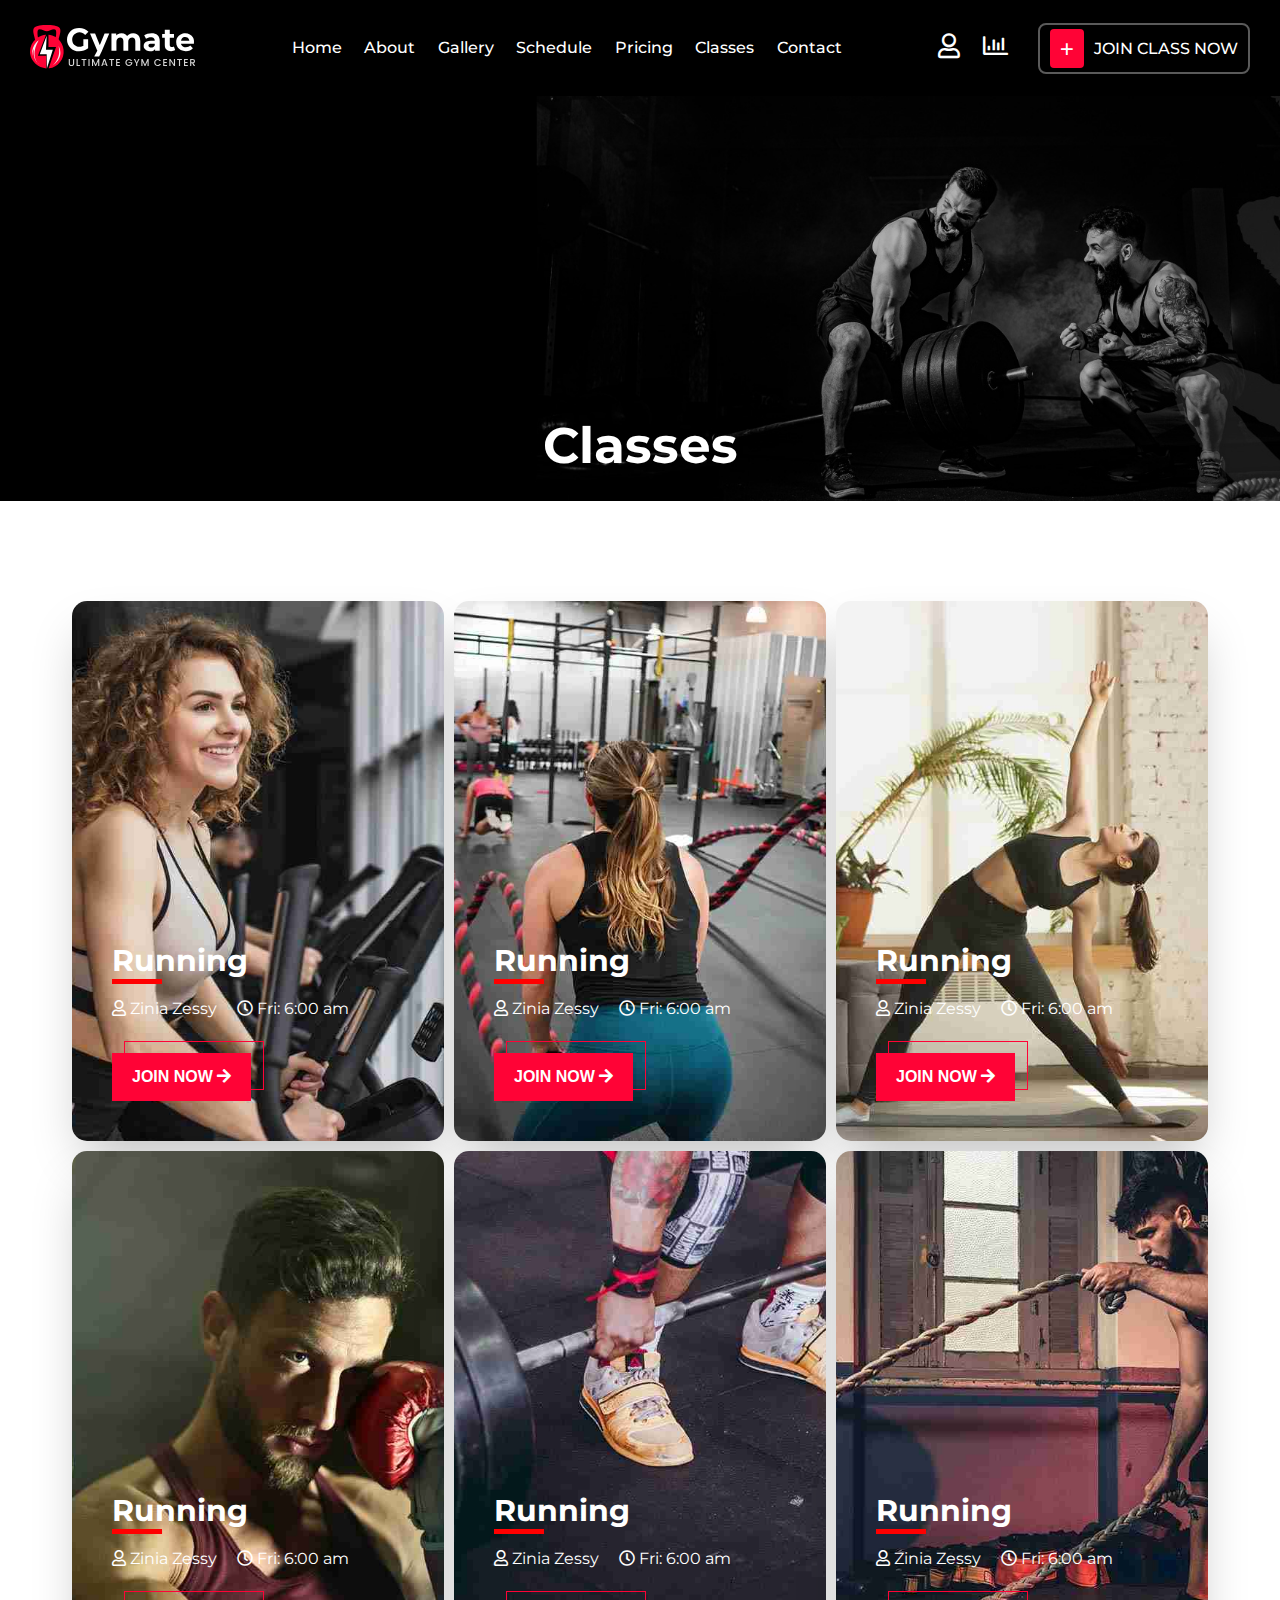
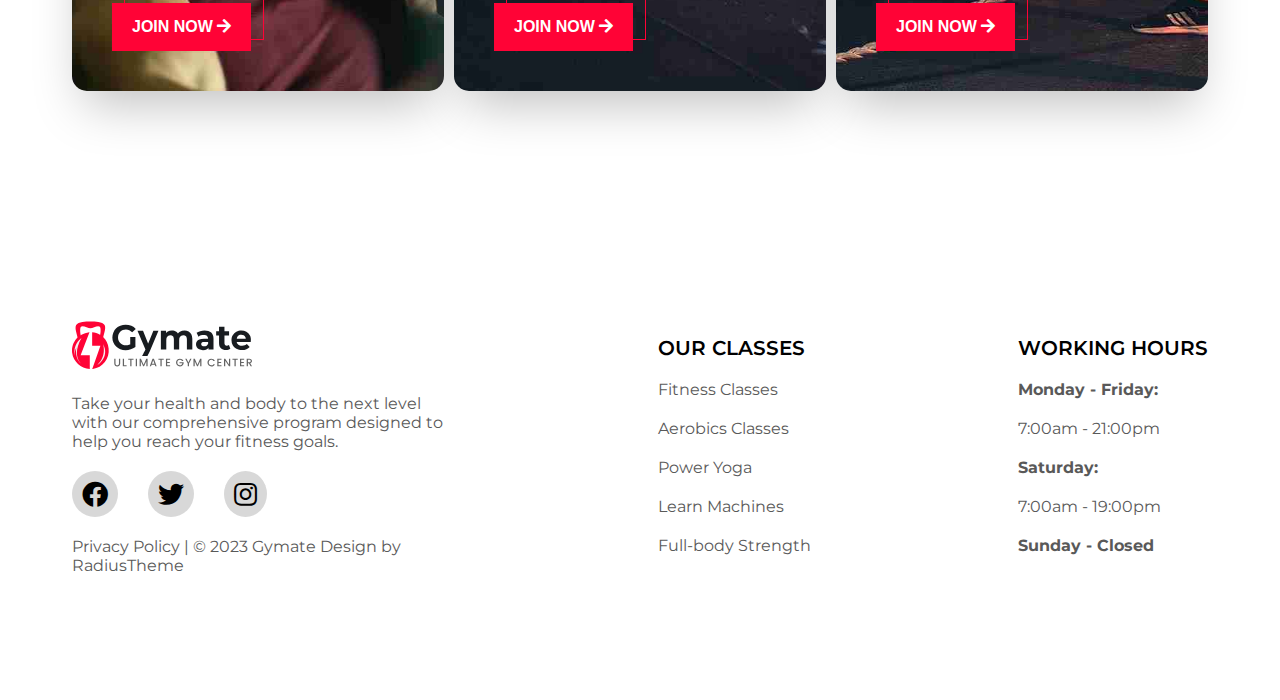
<file: Pages/classess/classes.html>
<!DOCTYPE html>
<html lang="en">
  <head>
    <meta charset="UTF-8" />
    <meta name="viewport" content="width=device-width, initial-scale=1.0" />
    <meta
      name="description"
      content=" At Gymate, we are dedicated to helping you achieve the body of
      your dreams. Our expert trainers and nutritionists will work
      with you to create a personalized fitness and nutrition plan
      that helps you reach your specific goals."
    />
    <title>Fitness Power</title>
    <link rel="preconnect" href="https://fonts.googleapis.com" />
    <link rel="preconnect" href="https://fonts.gstatic.com" crossorigin />
    <link
      href="https://fonts.googleapis.com/css2?family=Montserrat:wght@400;500;700&display=swap"
      rel="stylesheet"
    />
    <!-- Main Css -->
    <link rel="stylesheet" href="../../css/style.css" />
     <!-- QUERIES -->
     <link rel="stylesheet" href="../../css/queries.css">
    <!-- Font awesome -->
    <link rel="stylesheet" href="../../css/all.min.css" />
      <!-- general css -->
    <link rel="stylesheet" href="../../css/genral.css">

  </head>
  <body>
    <header class="header">
        <a href="/index.html" class="logo"><img src="../../logo.svg" alt="Gym fitness" /></a>
        <nav class="main-nav">
          <ul class="nav-link nav-mobile-link">
            <li class="nav-list nav-mobile"><a href="../../index.html">Home</a></li>
            <li class="nav-list nav-mobile"><a href="../about-us/about-us.html">About</a></li>
            <li class="nav-list nav-mobile"><a href="../gallery/gallery.html">Gallery</a></li>
            <li class="nav-list nav-mobile"><a href="../schedule/schedule.html">Schedule</a></li>
            <li class="nav-list nav-mobile"><a href="../pricing/pricing.html">Pricing</a></li>
            <li class="nav-list nav-mobile"><a href="../classess/classes.html">Classes</a></li>
            <li class="nav-list nav-mobile"><a href="../Contact-us/contact.html">Contact</a></li>
          </ul>
        </nav>
        <div class="side-nav">
          <button class="nav-open"><i class="fa-solid fa-bars"></i> </button>
          <button class="nav-close">
            <i class="fa-solid fa-xmark close-nav">
            </i>
          </button>
          <ul class="nav-link">
              <li class="nav-list"><a href="#"><i class="fa-regular fa-user icon-list"></i></i></a></li>
              <li class="nav-list"><a href="#"><i class="fa-regular fa-chart-bar icon-list"></i></i></a></li>
          </ul>
          <div class="join-cls">
              <p><i class="fa-solid fa-plus icon-list icon-sp"></i> JOIN CLASS NOW</p>
          </div>
      </div>
    </header>
    <section class="main-section-pages">
        <h2 class="section-header-spec">Classes</h2>
      </section>
      <section class="section-classes">
        <div class="container gallery-grid grid--3-cols">
<div class="class-box1 all-classes">
    <div class="cla-inside-box1">
        <p class="cla-para">Running</p>
        <span class="cla-span"></span>
        <div class="cla-nm-tm">
            <p class="cla-nm"><i class="fa-regular fa-user" aria-hidden="true"></i> Zinia Zessy</p>
            <p class="cla-tm"><i class="fa-regular fa-clock" aria-hidden="true"></i> Fri: 6:00 am</p>
        </div>
        <button class="red-btn btn-spec ">join now <span><i class="fa-solid fa-arrow-right wihte-arrow"></i></span></button>
    </div>
</div>
<div class="class-box2 all-classes">
    <div class="cla-inside-box1">
        <p class="cla-para">Running</p>
        <span class="cla-span"></span>
        <div class="cla-nm-tm">
            <p class="cla-nm"><i class="fa-regular fa-user" aria-hidden="true"></i> Zinia Zessy</p>
            <p class="cla-tm"><i class="fa-regular fa-clock" aria-hidden="true"></i> Fri: 6:00 am</p>
        </div>
        <button class="red-btn btn-spec ">join now <span><i class="fa-solid fa-arrow-right wihte-arrow"></i></span></button>
    </div>
</div>
<div class="class-box3 all-classes">
    <div class="cla-inside-box1">
        <p class="cla-para">Running</p>
        <span class="cla-span"></span>
        <div class="cla-nm-tm">
            <p class="cla-nm"><i class="fa-regular fa-user" aria-hidden="true"></i> Zinia Zessy</p>
            <p class="cla-tm"><i class="fa-regular fa-clock" aria-hidden="true"></i> Fri: 6:00 am</p>
        </div>
        <button class="red-btn btn-spec ">join now <span><i class="fa-solid fa-arrow-right wihte-arrow"></i></span></button>
    </div>
</div>
<div class="class-box4 all-classes">
    <div class="cla-inside-box1">
        <p class="cla-para">Running</p>
        <span class="cla-span"></span>
        <div class="cla-nm-tm">
            <p class="cla-nm"><i class="fa-regular fa-user" aria-hidden="true"></i> Zinia Zessy</p>
            <p class="cla-tm"><i class="fa-regular fa-clock" aria-hidden="true"></i> Fri: 6:00 am</p>
        </div>
        <button class="red-btn btn-spec ">join now <span><i class="fa-solid fa-arrow-right wihte-arrow"></i></span></button>
    </div>
</div>
<div class="class-box5 all-classes">
    <div class="cla-inside-box1">
        <p class="cla-para">Running</p>
        <span class="cla-span"></span>
        <div class="cla-nm-tm">
            <p class="cla-nm"><i class="fa-regular fa-user" aria-hidden="true"></i> Zinia Zessy</p>
            <p class="cla-tm"><i class="fa-regular fa-clock" aria-hidden="true"></i> Fri: 6:00 am</p>
        </div>
        <button class="red-btn btn-spec ">join now <span><i class="fa-solid fa-arrow-right wihte-arrow"></i></span></button>
    </div>
</div>
<div class="class-box6 all-classes">
    <div class="cla-inside-box1">
        <p class="cla-para">Running</p>
        <span class="cla-span"></span>
        <div class="cla-nm-tm">
            <p class="cla-nm"><i class="fa-regular fa-user" aria-hidden="true"></i> Zinia Zessy</p>
            <p class="cla-tm"><i class="fa-regular fa-clock" aria-hidden="true"></i> Fri: 6:00 am</p>
        </div>
        <button class="red-btn btn-spec ">join now <span><i class="fa-solid fa-arrow-right wihte-arrow"></i></span></button>
    </div>
</div>
        </div>
      </section>
    <section class="footer">
        <div class="container footer-col">
          <div class="logo-col">
            <img src="../../logo-footer.svg" alt="logo">
            <p class="col-text">Take your health and body to the next level with our comprehensive program designed to help you reach your fitness goals.</p>
            <ul class="social-links">
              <li><a href="#"><i class="fa-brands fa-facebook "></a></i></li>
              <li><a href="#"><i class="fa-brands fa-twitter "></a></i></li>
              <li><a href="#"><i class="fa-brands fa-instagram "></a></i></li>
            </ul>
            
            <p class="copyrights">Privacy Policy | © 2023 Gymate
              Design by RadiusTheme</p>
          </div>
          <div class="nav-col">
            <p class="footer-heading">Our Classes</p>
            <ul class="footer-nav">
              <li>Fitness Classes</li>
              <li>Aerobics Classes</li>
              <li>Power Yoga</li>
              <li>Learn Machines</li>
              <li>Full-body Strength</li>
            </ul>
          </div>
          <div class="nav-col">
            <p class="footer-heading">Working Hours</p>
            <ul class="footer-nav">
              <li class="nav-head">Monday - Friday:</li>
              <li>7:00am - 21:00pm</li>
              <li class="nav-head">Saturday:</li>
              <li>7:00am - 19:00pm</li>
              <li class="nav-head">Sunday - Closed</li>
            </ul>
          </div>
        </div>
      </section>
        <script src="../../main.js"></script>
    </body>
</file>
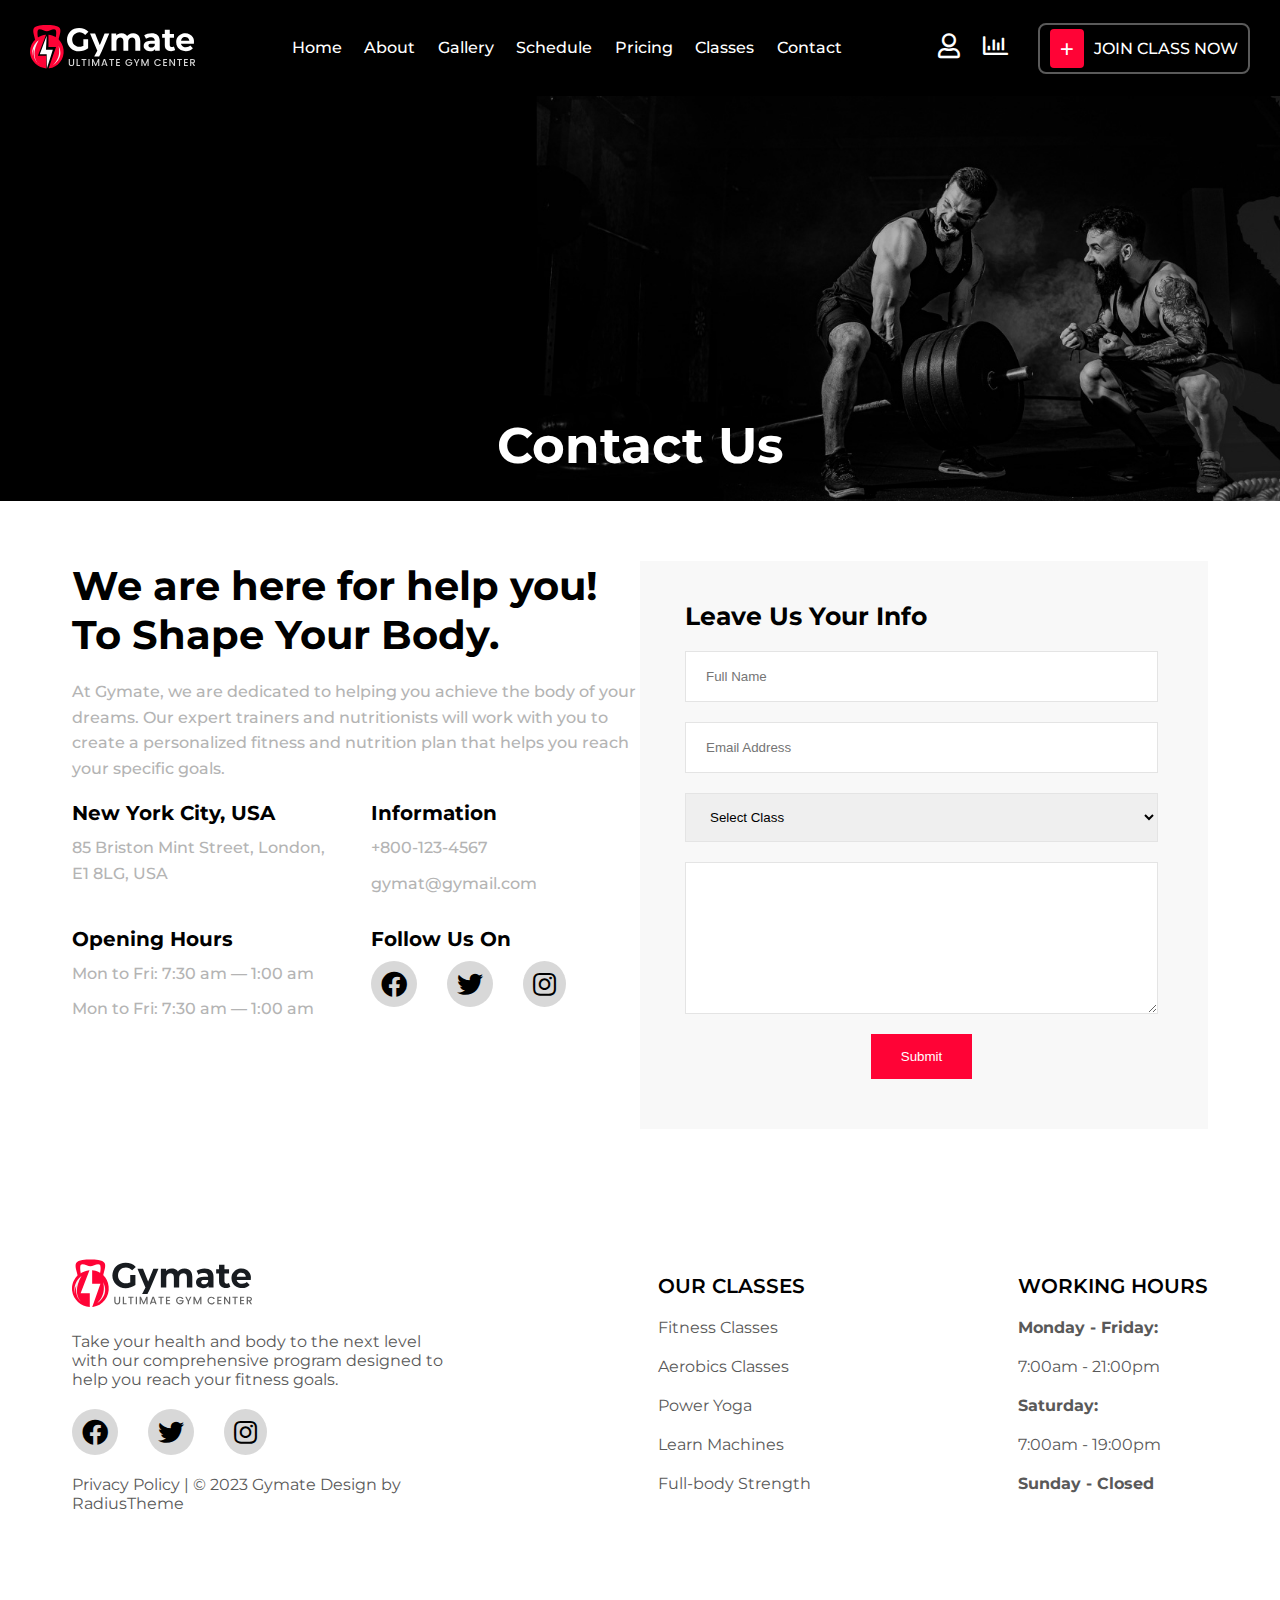
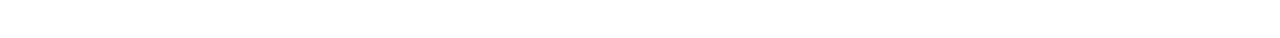
<file: Pages/Contact-us/contact.html>
<!DOCTYPE html>
<html lang="en">
  <head>
    <meta charset="UTF-8" />
    <meta name="viewport" content="width=device-width, initial-scale=1.0" />
    <meta
      name="description"
      content=" At Gymate, we are dedicated to helping you achieve the body of
      your dreams. Our expert trainers and nutritionists will work
      with you to create a personalized fitness and nutrition plan
      that helps you reach your specific goals."
    />
    <title>Fitness Power</title>
    <link rel="preconnect" href="https://fonts.googleapis.com" />
    <link rel="preconnect" href="https://fonts.gstatic.com" crossorigin />
    <link
      href="https://fonts.googleapis.com/css2?family=Montserrat:wght@400;500;700&display=swap"
      rel="stylesheet"
    />
    <!-- Main Css -->
    <link rel="stylesheet" href="../../css/style.css" />
     <!-- QUERIES -->
     <link rel="stylesheet" href="../../css/queries.css">
    <!-- Font awesome -->
    <link rel="stylesheet" href="../../css/all.min.css" />
      <!-- general css -->
    <link rel="stylesheet" href="../../css/genral.css">

  </head>
  <body>
    <header class="header">
        <a href="/index.html" class="logo"><img src="../../logo.svg" alt="Gym fitness" /></a>
        <nav class="main-nav">
          <ul class="nav-link nav-mobile-link">
            <li class="nav-list nav-mobile"><a href="../../index.html">Home</a></li>
            <li class="nav-list nav-mobile"><a href="../about-us/about-us.html">About</a></li>
            <li class="nav-list nav-mobile"><a href="../gallery/gallery.html">Gallery</a></li>
            <li class="nav-list nav-mobile"><a href="../schedule/schedule.html">Schedule</a></li>
            <li class="nav-list nav-mobile"><a href="../pricing/pricing.html">Pricing</a></li>
            <li class="nav-list nav-mobile"><a href="../classess/classes.html">Classes</a></li>
            <li class="nav-list nav-mobile"><a href="../Contact-us/contact.html">Contact</a></li>
          </ul>
        </nav>
        <div class="side-nav">
          <button class="nav-open"><i class="fa-solid fa-bars"></i> </button>
          <button class="nav-close">
            <i class="fa-solid fa-xmark close-nav">
            </i>
          </button>
          <ul class="nav-link">
              <li class="nav-list"><a href="#"><i class="fa-regular fa-user icon-list"></i></i></a></li>
              <li class="nav-list"><a href="#"><i class="fa-regular fa-chart-bar icon-list"></i></i></a></li>
          </ul>
          <div class="join-cls">
              <p><i class="fa-solid fa-plus icon-list icon-sp"></i> JOIN CLASS NOW</p>
          </div>
      </div>
      </header>
      <section class="main-section-pages">
        <h2 class="section-header-spec">Contact Us</h2>
      </section>
      <section class="contact-us">
        <div class="container grid-no-s grid--2-cols">
<div class="we-are-her">
    <h2 class="header-div-h2">We are here for help you! To Shape Your Body.</h2>
    <p class="header-div-text">At Gymate, we are dedicated to helping you achieve the body of your dreams. Our expert trainers and nutritionists will work with you to create a personalized fitness and nutrition plan that helps you reach your specific goals.</p>
    <div class="info-box">
    <div class="info-hd">
      <p class="info-hd-h2">New York City, USA</p>
      <p class="header-div-text">85 Briston Mint Street,
        London, E1 8LG, USA</p>
     </div>
    <div class="info-hd">
      <p class="info-hd-h2">Information</p>
      <p class="header-div-text">+800-123-4567</p>
      <p class="header-div-text">gymat@gymail.com</p>
     </div>
    <div class="info-hd">
      <p class="info-hd-h2">Opening Hours</p>
      <p class="header-div-text">Mon to Fri: 7:30 am — 1:00 am</p>
      <p class="header-div-text">Mon to Fri: 7:30 am — 1:00 am</p>
     </div>
    <div class="info-hd">
      <p class="info-hd-h2">Follow Us On</p>
      <ul class="social-links">
        <li><a href="#"><i class="fa-brands fa-facebook "></a></i></li>
        <li><a href="#"><i class="fa-brands fa-twitter "></a></i></li>
        <li><a href="#"><i class="fa-brands fa-instagram "></a></i></li>
      </ul>
     </div>
    </div>
</div>
<div class="contact-us-fr">
  <form class="from-ctc">
    <h3 class="form-heading">Leave Us Your Info</h3>
    <input type="text" placeholder="Full Name">
    <input type="email" placeholder="Email Address">
    <select >
      <option >Select Class</option>
      <option >Body Building</option>
      <option >Running</option>
      <option >Yoga</option>
      <option >Karate</option>
    </select>
    <textarea class="textarea" cols="30" rows="10"></textarea>
    <button class="submit-form" type="submit">Submit</button>
  </form>
</div>

        </div>
      </section>
      
    <section class="footer">
      <div class="container footer-col">
        <div class="logo-col">
          <img src="../../logo-footer.svg" alt="logo">
          <p class="col-text">Take your health and body to the next level with our comprehensive program designed to help you reach your fitness goals.</p>
          <ul class="social-links">
            <li><a href="#"><i class="fa-brands fa-facebook "></a></i></li>
            <li><a href="#"><i class="fa-brands fa-twitter "></a></i></li>
            <li><a href="#"><i class="fa-brands fa-instagram "></a></i></li>
          </ul>
          
          <p class="copyrights">Privacy Policy | © 2023 Gymate
            Design by RadiusTheme</p>
        </div>
        <div class="nav-col">
          <p class="footer-heading">Our Classes</p>
          <ul class="footer-nav">
            <li>Fitness Classes</li>
            <li>Aerobics Classes</li>
            <li>Power Yoga</li>
            <li>Learn Machines</li>
            <li>Full-body Strength</li>
          </ul>
        </div>
        <div class="nav-col">
          <p class="footer-heading">Working Hours</p>
          <ul class="footer-nav">
            <li class="nav-head">Monday - Friday:</li>
            <li>7:00am - 21:00pm</li>
            <li class="nav-head">Saturday:</li>
            <li>7:00am - 19:00pm</li>
            <li class="nav-head">Sunday - Closed</li>
          </ul>
        </div>
      </div>
    </section>
      <script src="../../main.js"></script>
  </body>
</file>
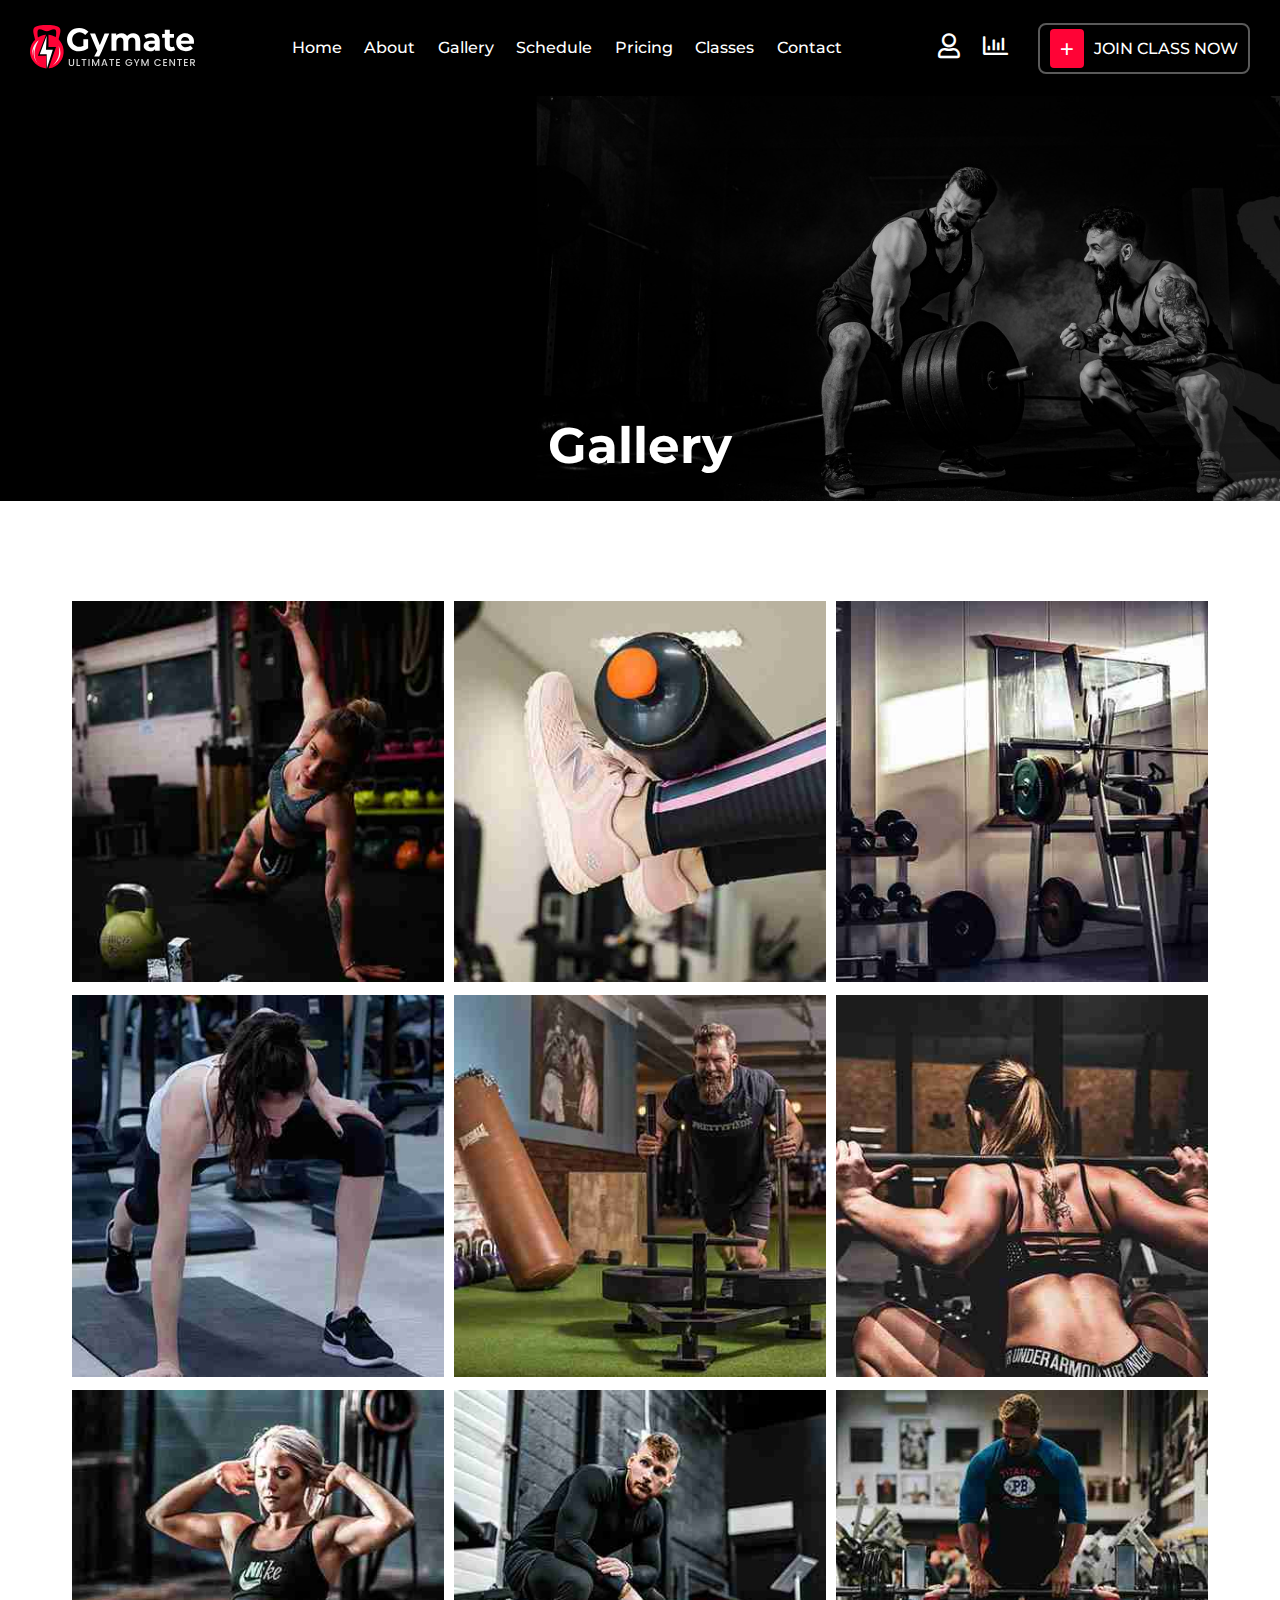
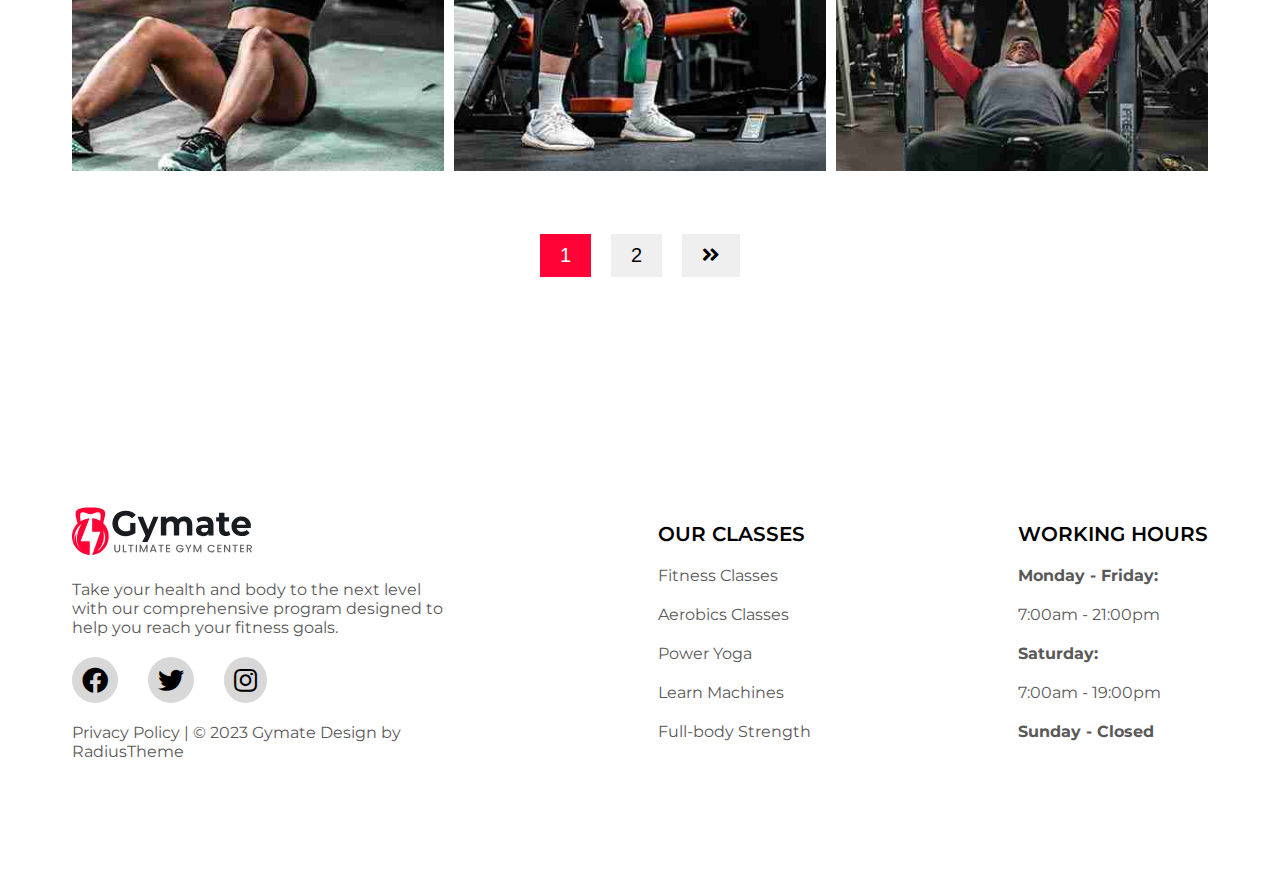
<file: Pages/gallery/gallery.html>
<!DOCTYPE html>
<html lang="en">
  <head>
    <meta charset="UTF-8" />
    <meta name="viewport" content="width=device-width, initial-scale=1.0" />
    <meta
      name="description"
      content=" At Gymate, we are dedicated to helping you achieve the body of
      your dreams. Our expert trainers and nutritionists will work
      with you to create a personalized fitness and nutrition plan
      that helps you reach your specific goals."
    />
    <title>Fitness Power</title>
    <link rel="preconnect" href="https://fonts.googleapis.com" />
    <link rel="preconnect" href="https://fonts.gstatic.com" crossorigin />
    <link
      href="https://fonts.googleapis.com/css2?family=Montserrat:wght@400;500;700&display=swap"
      rel="stylesheet"
    />
    <!-- Main Css -->
    <link rel="stylesheet" href="../../css/style.css" />
     <!-- QUERIES -->
     <link rel="stylesheet" href="../../css/queries.css">
    <!-- Font awesome -->
    <link rel="stylesheet" href="../../css/all.min.css" />
      <!-- general css -->
    <link rel="stylesheet" href="../../css/genral.css">

  </head>
  <body>
    <header class="header">
        <a href="/index.html" class="logo"><img src="../../logo.svg" alt="Gym fitness" /></a>
        <nav class="main-nav">
          <ul class="nav-link nav-mobile-link">
            <li class="nav-list nav-mobile"><a href="../../index.html">Home</a></li>
            <li class="nav-list nav-mobile"><a href="../about-us/about-us.html">About</a></li>
            <li class="nav-list nav-mobile"><a href="../gallery/gallery.html">Gallery</a></li>
            <li class="nav-list nav-mobile"><a href="../schedule/schedule.html">Schedule</a></li>
            <li class="nav-list nav-mobile"><a href="../pricing/pricing.html">Pricing</a></li>
            <li class="nav-list nav-mobile"><a href="../classess/classes.html">Classes</a></li>
            <li class="nav-list nav-mobile"><a href="../Contact-us/contact.html">Contact</a></li>
          </ul>
        </nav>
        <div class="side-nav">
          <button class="nav-open"><i class="fa-solid fa-bars"></i> </button>
          <button class="nav-close">
            <i class="fa-solid fa-xmark close-nav">
            </i>
          </button>
          <ul class="nav-link">
              <li class="nav-list"><a href="#"><i class="fa-regular fa-user icon-list"></i></i></a></li>
              <li class="nav-list"><a href="#"><i class="fa-regular fa-chart-bar icon-list"></i></i></a></li>
          </ul>
          <div class="join-cls">
              <p><i class="fa-solid fa-plus icon-list icon-sp"></i> JOIN CLASS NOW</p>
          </div>
      </div>
    </header>
    <section class="main-section-pages">
        <h2 class="section-header-spec">Gallery</h2>
    </section>
    <section class="gallery-section">
        <div class="container">
            <div class="grid--3-cols gallery-grid">
                <div class="gallery-1"><img src="./1.jfif" alt=""></div>
                <div class="gallery-1"><img src="./2.jfif" alt=""></div>
                <div class="gallery-1"><img src="./3.jpg" alt=""></div>
                <div class="gallery-1"><img src="./4.jfif" alt=""></div>
                <div class="gallery-1"><img src="./5.jpg" alt=""></div>
                <div class="gallery-1"><img src="./6.jpg" alt=""></div>
                <div class="gallery-1"><img src="./7.jpg" alt=""></div>
                <div class="gallery-1"><img src="./8.jpg" alt=""></div>
                <div class="gallery-1"><img src="./9.jpg" alt=""></div>
            </div>
        </div>
        <div class="arrow-rights">
            <button class="arrow-rt red-rt">1</button>
            <button class="arrow-rt">2</button>
            <button class="arrow-rt"><i class="fa-solid fa-angles-right"></i></button>
        </div>
    </section>
    
    <section class="footer">
        <div class="container footer-col">
          <div class="logo-col">
            <img src="../../logo-footer.svg" alt="logo">
            <p class="col-text">Take your health and body to the next level with our comprehensive program designed to help you reach your fitness goals.</p>
            <ul class="social-links">
              <li><a href="#"><i class="fa-brands fa-facebook "></a></i></li>
              <li><a href="#"><i class="fa-brands fa-twitter "></a></i></li>
              <li><a href="#"><i class="fa-brands fa-instagram "></a></i></li>
            </ul>
            
            <p class="copyrights">Privacy Policy | © 2023 Gymate
              Design by RadiusTheme</p>
          </div>
          <div class="nav-col">
            <p class="footer-heading">Our Classes</p>
            <ul class="footer-nav">
              <li>Fitness Classes</li>
              <li>Aerobics Classes</li>
              <li>Power Yoga</li>
              <li>Learn Machines</li>
              <li>Full-body Strength</li>
            </ul>
          </div>
          <div class="nav-col">
            <p class="footer-heading">Working Hours</p>
            <ul class="footer-nav">
              <li class="nav-head">Monday - Friday:</li>
              <li>7:00am - 21:00pm</li>
              <li class="nav-head">Saturday:</li>
              <li>7:00am - 19:00pm</li>
              <li class="nav-head">Sunday - Closed</li>
            </ul>
          </div>
        </div>
      </section>
      <script src="../../main.js"></script>
    </body>
</file>
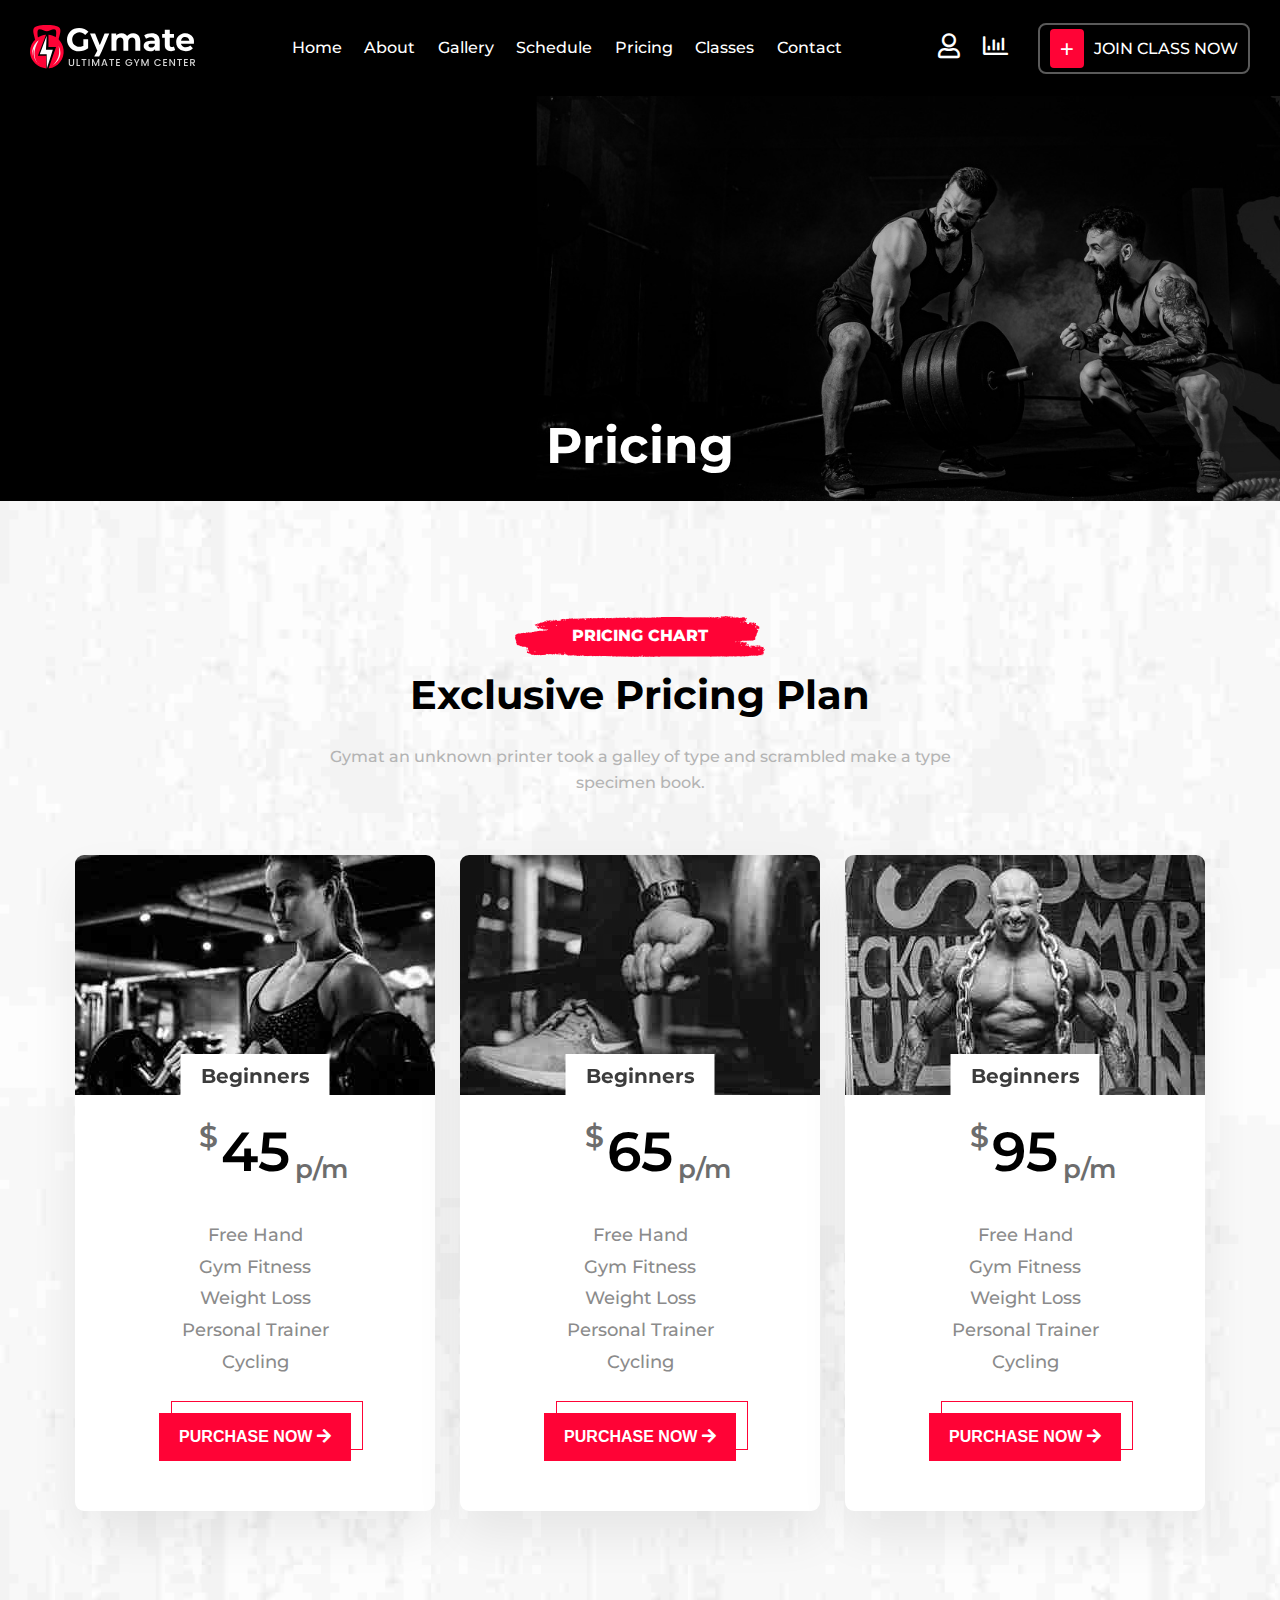
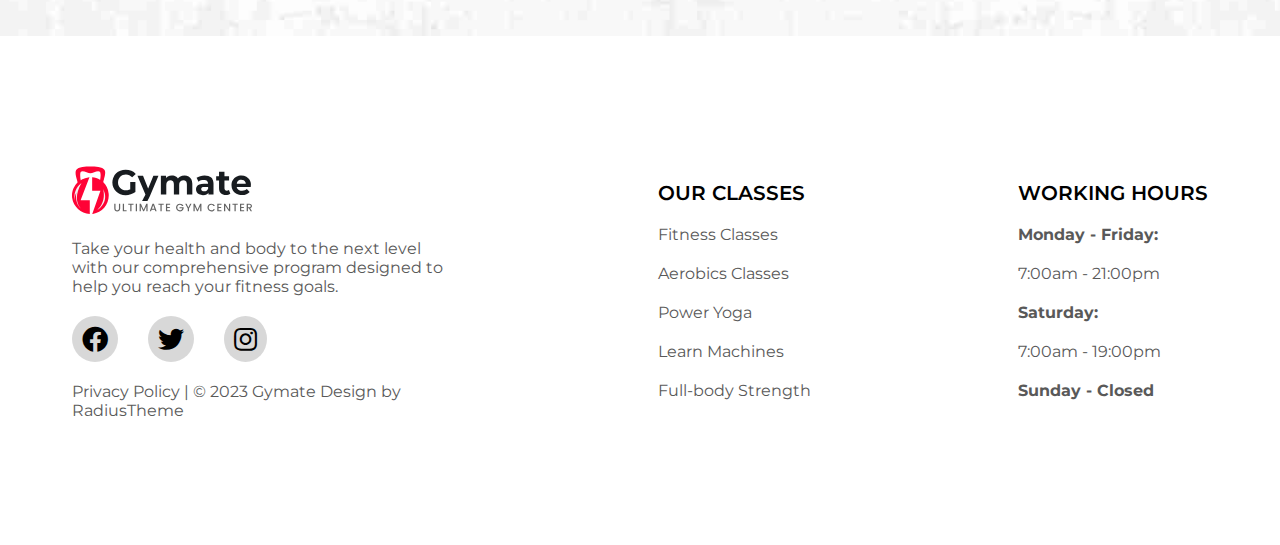
<file: Pages/pricing/pricing.html>
<!DOCTYPE html>
<html lang="en">
  <head>
    <meta charset="UTF-8" />
    <meta name="viewport" content="width=device-width, initial-scale=1.0" />
    <meta
      name="description"
      content=" At Gymate, we are dedicated to helping you achieve the body of
      your dreams. Our expert trainers and nutritionists will work
      with you to create a personalized fitness and nutrition plan
      that helps you reach your specific goals."
    />
    <title>Fitness Power</title>
    <link rel="preconnect" href="https://fonts.googleapis.com" />
    <link rel="preconnect" href="https://fonts.gstatic.com" crossorigin />
    <link
      href="https://fonts.googleapis.com/css2?family=Montserrat:wght@400;500;700&display=swap"
      rel="stylesheet"
    />
    <!-- Main Css -->
    <link rel="stylesheet" href="../../css/style.css" />
     <!-- QUERIES -->
     <link rel="stylesheet" href="../../css/queries.css">
    <!-- Font awesome -->
    <link rel="stylesheet" href="../../css/all.min.css" />
      <!-- general css -->
    <link rel="stylesheet" href="../../css/genral.css">

  </head>
  <body>
    <header class="header">
        <a href="/index.html" class="logo"><img src="../../logo.svg" alt="Gym fitness" /></a>
        <nav class="main-nav">
          <ul class="nav-link nav-mobile-link">
            <li class="nav-list nav-mobile"><a href="../../index.html">Home</a></li>
            <li class="nav-list nav-mobile"><a href="../about-us/about-us.html">About</a></li>
            <li class="nav-list nav-mobile"><a href="../gallery/gallery.html">Gallery</a></li>
            <li class="nav-list nav-mobile"><a href="../schedule/schedule.html">Schedule</a></li>
            <li class="nav-list nav-mobile"><a href="../pricing/pricing.html">Pricing</a></li>
            <li class="nav-list nav-mobile"><a href="../classess/classes.html">Classes</a></li>
            <li class="nav-list nav-mobile"><a href="../Contact-us/contact.html">Contact</a></li>
          </ul>
        </nav>
      <div class="side-nav">
        <button class="nav-open"><i class="fa-solid fa-bars"></i> </button>
        <button class="nav-close">
          <i class="fa-solid fa-xmark close-nav">
          </i>
        </button>
        <ul class="nav-link">
            <li class="nav-list"><a href="#"><i class="fa-regular fa-user icon-list"></i></i></a></li>
            <li class="nav-list"><a href="#"><i class="fa-regular fa-chart-bar icon-list"></i></i></a></li>
        </ul>
        <div class="join-cls">
            <p><i class="fa-solid fa-plus icon-list icon-sp"></i> JOIN CLASS NOW</p>
        </div>
    </div>
    </header>
    <section class="main-section-pages">
        <h2 class="section-header-spec">Pricing</h2>
    </section>
    <section class="pricing-plan">
        <div class="container">
          <div class="header-div">
            <p class="header-div-p">PRICING CHART</p>
            <img class="header-div-img" src="../../img/background-svg-red.svg" alt="background-svg-red">
      <h2 class="header-div-h2">Exclusive Pricing Plan</h2>
      <p class="header-div-text">Gymat an unknown printer took a galley of type and scrambled
        make a type specimen book.</p>
          </div>
          <div class="palan-cta">
          <div class="starter-plan">
      <div class="plan-text">
        <div class="img-text">
          <img loading="lazy" src="/img/pricing-plan/download1.jfif" alt="">
          <div class="plan-st">
            <p class="plan-name">Beginners</p>
          </div>
        </div>
        <p class="plan-price"><span class="price-do">$</span>45<span class="price-mo">p/m</span></p>
        <div class="plan-details">
          <ul class="plan-list">
            <li class="paln-item">Free Hand</li>
            <li class="paln-item">Gym Fitness</li>
            <li class="paln-item">Weight Loss</li>
            <li class="paln-item">Personal Trainer</li>
            <li class="paln-item">Cycling</li>
          </ul>
          <button class="red-btn btn-spec ">purchase now <span><i class="fa-solid fa-arrow-right wihte-arrow"></i></span></button>
        </div>
      </div>
          </div>
          <div class="starter-plan">
      <div class="plan-text">
        <div class="img-text">
          <img loading="lazy" src="/img/pricing-plan/download2.jfif" alt="">
          <div class="plan-st">
            <p class="plan-name">Beginners</p>
          </div>
        </div>
        <p class="plan-price"><span class="price-do">$</span>65<span class="price-mo">p/m</span></p>
        <div class="plan-details">
          <ul class="plan-list">
            <li class="paln-item">Free Hand</li>
            <li class="paln-item">Gym Fitness</li>
            <li class="paln-item">Weight Loss</li>
            <li class="paln-item">Personal Trainer</li>
            <li class="paln-item">Cycling</li>
          </ul>
          <button class="red-btn btn-spec ">purchase now <span><i class="fa-solid fa-arrow-right wihte-arrow"></i></span></button>
        </div>
      </div>
          </div>
          <div class="starter-plan">
      <div class="plan-text">
        <div class="img-text">
          <img loading="lazy" src="/img/pricing-plan/download3.jfif" alt="">
          <div class="plan-st">
            <p class="plan-name">Beginners</p>
          </div>
        </div>
        <p class="plan-price"><span class="price-do">$</span>95<span class="price-mo">p/m</span></p>
        <div class="plan-details">
          <ul class="plan-list">
            <li class="paln-item">Free Hand</li>
            <li class="paln-item">Gym Fitness</li>
            <li class="paln-item">Weight Loss</li>
            <li class="paln-item">Personal Trainer</li>
            <li class="paln-item">Cycling</li>
          </ul>
          <button class="red-btn btn-spec ">purchase now <span><i class="fa-solid fa-arrow-right wihte-arrow"></i></span></button>
        </div>
      </div>
      </div>
          </div>
        </div>
      </section>
      <section class="footer">
        <div class="container footer-col">
          <div class="logo-col">
            <img src="../../logo-footer.svg" alt="logo">
            <p class="col-text">Take your health and body to the next level with our comprehensive program designed to help you reach your fitness goals.</p>
            <ul class="social-links">
              <li><a href="#"><i class="fa-brands fa-facebook "></a></i></li>
              <li><a href="#"><i class="fa-brands fa-twitter "></a></i></li>
              <li><a href="#"><i class="fa-brands fa-instagram "></a></i></li>
            </ul>
            
            <p class="copyrights">Privacy Policy | © 2023 Gymate
              Design by RadiusTheme</p>
          </div>
          <div class="nav-col">
            <p class="footer-heading">Our Classes</p>
            <ul class="footer-nav">
              <li>Fitness Classes</li>
              <li>Aerobics Classes</li>
              <li>Power Yoga</li>
              <li>Learn Machines</li>
              <li>Full-body Strength</li>
            </ul>
          </div>
          <div class="nav-col">
            <p class="footer-heading">Working Hours</p>
            <ul class="footer-nav">
              <li class="nav-head">Monday - Friday:</li>
              <li>7:00am - 21:00pm</li>
              <li class="nav-head">Saturday:</li>
              <li>7:00am - 19:00pm</li>
              <li class="nav-head">Sunday - Closed</li>
            </ul>
          </div>
        </div>
      </section>
        <script src="../../main.js"></script>
    </body>
</file>
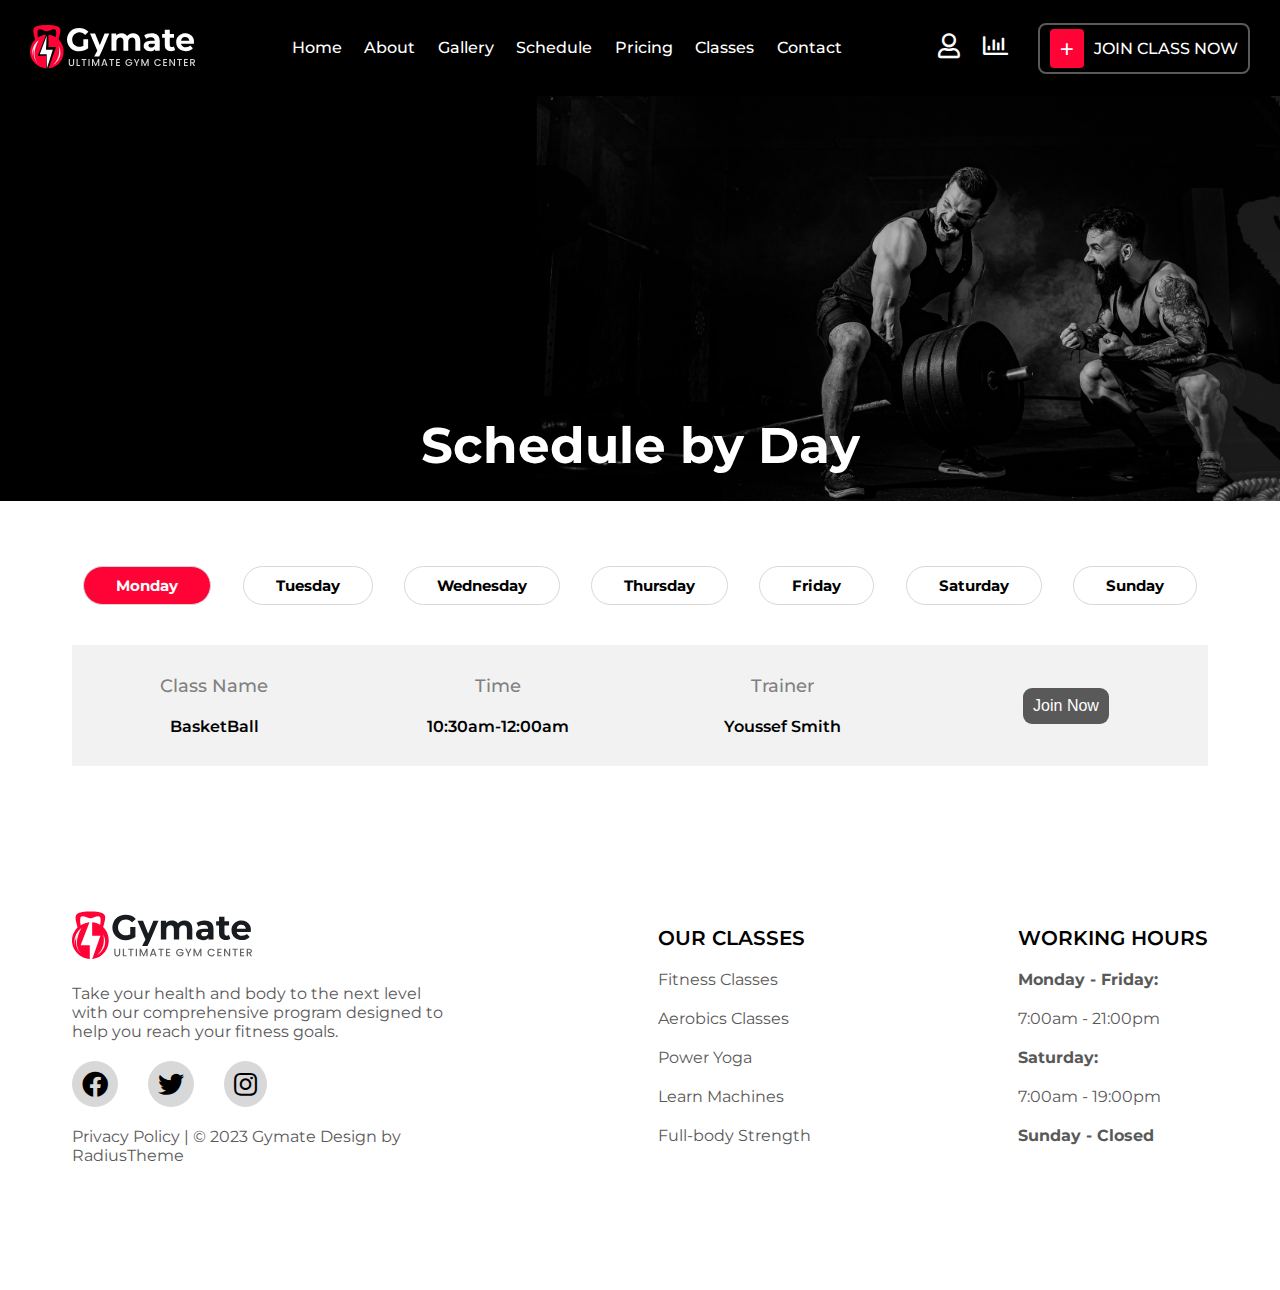
<file: Pages/schedule/schedule.html>
<!DOCTYPE html>
<html lang="en">
  <head>
    <meta charset="UTF-8" />
    <meta name="viewport" content="width=device-width, initial-scale=1.0" />
    <meta
      name="description"
      content=" At Gymate, we are dedicated to helping you achieve the body of
      your dreams. Our expert trainers and nutritionists will work
      with you to create a personalized fitness and nutrition plan
      that helps you reach your specific goals."
    />
    <title>Fitness Power</title>
    <link rel="preconnect" href="https://fonts.googleapis.com" />
    <link rel="preconnect" href="https://fonts.gstatic.com" crossorigin />
    <link
      href="https://fonts.googleapis.com/css2?family=Montserrat:wght@400;500;700&display=swap"
      rel="stylesheet"
    />
    <!-- Main Css -->
    <link rel="stylesheet" href="../../css/style.css" />
     <!-- QUERIES -->
     <link rel="stylesheet" href="../../css/queries.css">
    <!-- Font awesome -->
    <link rel="stylesheet" href="../../css/all.min.css" />
      <!-- general css -->
    <link rel="stylesheet" href="../../css/genral.css">
          <!-- schedule -->
    <link rel="stylesheet" href="../../css/schedule.css">



  </head>
  <body>
    <header class="header">
        <a href="/index.html" class="logo"><img src="../../logo.svg" alt="Gym fitness" /></a>
        <nav class="main-nav">
          <ul class="nav-link nav-mobile-link">
            <li class="nav-list nav-mobile"><a href="../../index.html">Home</a></li>
            <li class="nav-list nav-mobile"><a href="../about-us/about-us.html">About</a></li>
            <li class="nav-list nav-mobile"><a href="../gallery/gallery.html">Gallery</a></li>
            <li class="nav-list nav-mobile"><a href="../schedule/schedule.html">Schedule</a></li>
            <li class="nav-list nav-mobile"><a href="../pricing/pricing.html">Pricing</a></li>
            <li class="nav-list nav-mobile"><a href="../classess/classes.html">Classes</a></li>
            <li class="nav-list nav-mobile"><a href="../Contact-us/contact.html">Contact</a></li>
          </ul>
        </nav>
        <div class="side-nav">
          <button class="nav-open"><i class="fa-solid fa-bars"></i> </button>
          <button class="nav-close">
            <i class="fa-solid fa-xmark close-nav">
            </i>
          </button>
          <ul class="nav-link">
              <li class="nav-list"><a href="#"><i class="fa-regular fa-user icon-list"></i></i></a></li>
              <li class="nav-list"><a href="#"><i class="fa-regular fa-chart-bar icon-list"></i></i></a></li>
          </ul>
          <div class="join-cls">
              <p><i class="fa-solid fa-plus icon-list icon-sp"></i> JOIN CLASS NOW</p>
          </div>
      </div>
      </header>
      <section class="main-section-pages">
        <h2 class="section-header-spec">Schedule by Day</h2>
      </section>
      <section class="schedule-days">
        <div class="container">
        <div class="week-days">
          <ul class="days">
            <li class="Monday active" data-day="Monday">Monday</li>
            <li class="Tuesday" data-day="Tuesday">Tuesday</li>
            <li class="Wednesday" data-day="Wednesday">Wednesday</li>
            <li class="Thursday" data-day="Thursday">Thursday</li>
            <li class="Friday" data-day="Friday">Friday</li>
            <li class="Saturday" data-day="Saturday">Saturday</li>
            <li class="Sunday" data-day="Sunday">Sunday</li>
          </ul>
        </div>
        <div class="table-content" id="scheduleContent">
          <ul class="content-table" >
        </div>
      </div>
    </section>
    <section class="footer">
      <div class="container footer-col">
        <div class="logo-col">
          <img src="../../logo-footer.svg" alt="logo">
          <p class="col-text">Take your health and body to the next level with our comprehensive program designed to help you reach your fitness goals.</p>
          <ul class="social-links">
            <li><a href="#"><i class="fa-brands fa-facebook "></a></i></li>
            <li><a href="#"><i class="fa-brands fa-twitter "></a></i></li>
            <li><a href="#"><i class="fa-brands fa-instagram "></a></i></li>
          </ul>
          
          <p class="copyrights">Privacy Policy | © 2023 Gymate
            Design by RadiusTheme</p>
        </div>
        <div class="nav-col">
          <p class="footer-heading">Our Classes</p>
          <ul class="footer-nav">
            <li>Fitness Classes</li>
            <li>Aerobics Classes</li>
            <li>Power Yoga</li>
            <li>Learn Machines</li>
            <li>Full-body Strength</li>
          </ul>
        </div>
        <div class="nav-col">
          <p class="footer-heading">Working Hours</p>
          <ul class="footer-nav">
            <li class="nav-head">Monday - Friday:</li>
            <li>7:00am - 21:00pm</li>
            <li class="nav-head">Saturday:</li>
            <li>7:00am - 19:00pm</li>
            <li class="nav-head">Sunday - Closed</li>
          </ul>
        </div>
      </div>
    </section>
      <script src="../../main.js"></script>
  </body>
</file>
<file: css/style.css>
:root {
    --main-color: #FF0336;
    --second-color: rgb(89 89 89);
    --main-transition: 0.3s;
    --main-padding-top: 12.5rem;
    --main-padding-bottom: 12.5rem;

}

body {
    font-family: 'Montserrat', sans-serif;
    overflow-x: hidden;
}

html {
    scroll-behavior: smooth;
    font-size: 62.5%;

}

* {
    padding: 0;
    margin: 0;
    box-sizing: border-box;
}

::-webkit-scrollbar {
    width: 1rem;
}

::-webkit-scrollbar-track {
    background-color: #f6f6f6
}

::-webkit-scrollbar-thumb {
    background-color: var(--main-color);
    border-radius: 5rem;
}


/* ********************************** */
/*Header  */
/* ********************************** */
header {
    padding: 2rem 3rem;
    background-color: black;
    position: relative;
    display: flex;
    align-items: center;
    justify-content: space-between;

}

nav {
    display: flex;
    justify-content: space-between;
    align-items: center;
}

ul.nav-link {
    list-style: none;
    display: flex;
    gap: 2.25rem;
    cursor: pointer;
}

li.nav-list a {
    color: white;
    font-size: 1.6rem;
    text-decoration: none;
    font-weight: 500;
    line-height: 1.6;
    transition: var(--main-transition);
}

li.nav-list a:hover,
li.nav-list a:active {
    color: var(--main-color);

}

.icon-list {
    font-size: 2.5rem;
    line-height: 2rem;
}

.side-nav {
    display: flex;
    align-items: center;
    gap: 3rem;
}

.join-cls {
    border: 2px solid;
    border-color: hsl(0deg 0% 35.29%);
    border-radius: 8px;
}

.join-cls p {
    color: white;
    font-size: 1.6rem;
    font-weight: 500;
    padding: 4px 1rem;
    display: flex;
    align-items: center;
}

.icon-sp {
    padding: 0.7rem 1rem;
    background-color: var(--main-color);
    border-radius: 4px;
    margin-right: 1rem;
    cursor: pointer;
    transition: var(--main-transition);
}

.icon-sp:hover {
    transform: rotate(90deg);
}



/* ********************************** */
/*Section Hero*/
/* ********************************** */

.section-hero {
    background-image: url(../img/hero-section\ image.jpg);
    background-size: cover;
    height: 100vh;
    width: 100%;
    position: relative;
}

.hero-text-box {
    display: flex;
    flex-direction: column;
    gap: 3rem;
    text-align: left;
    color: white;
    position: absolute;
    transform: translate(-50%, -50%);
    right: 1rem;
    top: 45%;
    z-index: 1;
}

.heading-pr {
    position: relative;
    font-size: 1.6rem;
    font-weight: 500;
    color: black;
    padding-left: 3rem;
    margin-bottom: 2rem;
}

.heading-primary {
    font-size: 4.4rem;
    font-weight: 700;
    margin-bottom: 4rem;
    line-height: 1.6;
}

.heading-primary span {
    font-weight: 100;
}

.red-svg {
    position: absolute;
    z-index: -10;
    max-width: 100%;
    width: 53%;
    filter: brightness(0)invert(1);
    left: 0%;
    top: -4%;
}


.btn {
    width: fit-content;
    padding: 1.5rem 2rem;
    background-color: white;
    border: none;
    text-transform: uppercase;
    font-size: 1.6rem;
    font-weight: 700;
    cursor: pointer;
    position: relative;
    transition: var(--main-transition);
}

.righ-arrow {
    color: var(--main-color);
}


.hero-side-box {
    position: absolute;
    transform: translate(-50%, -50%);
    right: 0;
    top: 50%;
    display: flex;
    flex-direction: row-reverse;
    transform: rotate(90deg);
    gap: 2rem;
    align-items: center;
}

.side-text {
    color: white;
    font-size: 2rem;
    font-weight: 700;
}

.hero-side-box span {
    width: 5rem;
    height: 0.5rem;
    background-color: var(--main-color);
}

.fa-brands {
    color: white;
}

/* ********************************** */
/*WHO WE ARE*/
/* ********************************** */

.who-we-are {
    background-image: url(../img/who-we-are/who\ we\ are\ section\ background.jpg);
    background-position: 50%;
    background-size: cover;
    height: 100%;
    object-fit: cover;
    width: 100%;
    padding-top: var(--main-padding-top);
    padding-bottom: var(--main-padding-bottom);
    display: flex;
    flex-direction: column;
    gap: 6rem;
}

.who-box {
    text-align: center;
    padding: 6rem 4rem;
    background-color: white;
    border-top-left-radius: 2rem;
    border-top-right-radius: 3rem;
    border-bottom-right-radius: 2rem;
    border-bottom-left-radius: 4rem;
    box-shadow: 0 2.4rem 4.8rem rgba(0, 0, 0, 0.15);
}

.header-box {
    font-size: 2rem;
    font-weight: 700;
    text-transform: uppercase;
    margin: 1rem 0;
}

.text-box {
    font-size: 1.4rem;
    color: #333;
    font-weight: 500;
}

.how {
    display: grid;
    grid-template-columns: 1fr 1fr;
    align-items: center;
}

.center {
    display: flex;
    flex-direction: column;
    gap: 4rem;
    position: relative;
    align-items: center;
    z-index: 1;
}

p.heading-pn {
    z-index: 20;
    padding-left: 5rem;
    color: white;
    font-size: 2rem;
    font-weight: 700;
    position: relative;
    display: flex;
    align-items: center;
}
.img-svg-red{
    position: absolute;
    z-index: -1;
    left: 2rem;
    width: 20rem;
}

h2.heading-secondary {
    font-size: 4rem;
    font-weight: 700;
}

p.text-primary {
    color: var(--second-color);
    font-size: 2rem;
    font-weight: 300;
}

.flex-box {
    display: flex;
    align-items: center;
}

.box {
    width: 100%;
    text-align: center;

}

.box:not(:last-child) {
    border-right: 2px solid var(--second-color);
}

.box img {
    width: 7rem;
}

.box p {
    font-size: 2rem;
    font-weight: 700;
    margin-top: 2rem;
}

.grey-btn {
    color: white;
    background-color: var(--second-color);
}

.grey-btn:hover {
    background-color: var(--main-color);
}

.how-img {
    position: relative;
    z-index: 1;
}

.girl-banner {
    height: calc(100% + 10rem);
    position: absolute;
    left: 6%;
    z-index: -111;
    top: 0;
}

img.girl-red {
    position: absolute;
    z-index: -1;
    right: 20%;
    height: 100%;
    top: 0;
}

img.gril-wind {
    position: absolute;
    right: 22%;
    bottom: 30%;
}

/* ******************************** */
/* featured */
/* ******************************** */

.featured {
    padding-top: var(--main-padding-top);
    padding-bottom: var(--main-padding-bottom);
    position: relative;

}

.heading-box {
    position: relative;
    text-align: center;
    margin-bottom: 3rem;
}

.heading-center-pn {
    color: white;
    font-size: 1.6rem;
    font-weight: 700;
    text-transform: uppercase;
    margin-bottom: 2rem;
}

img.heading-center-red {
    position: absolute;
    z-index: -2;
    top: 10%;
    transform: translate(-50%, -50%);
    width: 22%;
}

.featured-grid {
    display: grid;
    gap: 1.75rem;
    grid-template-columns: repeat(4, 1fr);
    margin-top: 6rem;
}

.featured-box {

    height: 30rem;
    position: relative;
    transition: var(--main-transition);
    filter: grayscale(100%);
    overflow: hidden;

}

.he-fe {
    background-size: cover;
    background-position: 50%;
    transition: var(--main-transition);
    position: relative;
}

.he-fe:hover {
    transform: scale(1.1);
}

.featured-box:hover {
    filter: grayscale(0%);
}

.box-fet {
    position: absolute;
    bottom: 10%;
    left: 10%;
}

p.featured-p {
    color: white;
    font-size: 3rem;
    font-weight: 700;
}

p.featured-text {
    color: white;
    font-size: 1.4rem;
    background-color: var(--main-color);
    padding: 4px;
}

.cycling {
    background-image: url(../img/featured/cycling.jpg);
    width: 100%;
    height: 100%;
}

.cycling-class {
    grid-area: 1/1/1/3;

}

.karate {
    background-image: url(../img/featured/karate.jpg);
    width: 100%;
    height: 100%;
}

.karate-class {
    grid-area: 1/3;

}

.power {
    background-image: url(../img/featured/power.jpg);
    width: 100%;
    height: 100%;
}

.power-class {
    grid-area: 1/4;

}

.meditation {
    background-image: url(../img/featured/meditation.jpg);
    width: 100%;
    height: 100%;
}

.med-class {
    grid-area: 2/1;

}

.mma {
    background-image: url(../img/featured/mma.jpg);
    width: 100%;
    height: 100%;
}

.mma-class {
    grid-area: 2/2;
}

.workout {
    background-image: url(../img/featured/workout.jpg);
    width: 100%;
    height: 100%;
}

.workout-class {
    grid-area: 2/3/2/5;
}



/* ********* */
/* Best-Fit */
/* ************ */
.best-fit {
    width: 100%;
    background-position: 50%;
    background-size: cover;
    height: 21rem;
    background-image: url(../img/featured/featured-cta.png);
    text-align: left;
    display: flex;
    align-items: center;
    justify-content: center;
}

.featured-cta {
    display: flex;
    align-items: center;
    position: relative;
    z-index: 1;
}

.featured-cta h2 {
    text-align: left;
    font-size: 3.7rem;
    color: white;
    line-height: 1.2;
    max-width: 70rem;
}

.cont-cta {
    width: 100%;
}

/* ******************************** */
/* CHOOSE SECTION */
/* ******************************** */

.choose-section {
    background-image: url(../img/choose-us/choose-bg.a67baa2e570e11a494d3.jpg);
    background-size: cover;
}

.ch-st {
    display: grid;
    grid-template-columns: 1fr 1fr;
    align-items: center;
}

.text-side {
    text-align: left;
    display: flex;
    flex-direction: column;
    align-items: center;
    gap: 2rem;
    position: relative;
    z-index: 1;
}

.text-side-div {
    position: relative;
    width: 100%;
}

.ch-st-p {
    color: white;
    font-weight: 900;
    font-size: 1.7rem;
    text-transform: uppercase;
}

.ch-st-img {
    top: -30%;
    width: 35%;
    left: -4%;
    position: absolute;
    z-index: -1;
}

.text-side h2 {
    color: white;
    font-size: 3.6rem;
    font-weight: 700;
    line-height: 1.3;
}

.text-side-p {
    color: rgb(180 180 180);
    font-size: 1.6rem;
    font-weight: 700;
    line-height: 1.6;
}

.text-side-p span {
    color: rgb(220 208 208);
    font-size: 1.7rem;
}



.reason-div {
    display: grid;
    max-width: 57rem;
    column-gap: 3rem;
    row-gap: 1rem;
}

.reason-box {
    display: flex;
    align-items: center;
    gap: 1rem;
    margin-bottom: 3rem;
}

.reason-box img {
    width: 6rem;
    background-color: rgb(43 43 43);
    padding: 1rem;
    border-radius: 50%;
    transition: var(--main-transition);
}

.reason-box img:hover {
    background-color: var(--main-color);
}

.reason-box p {
    color: white;
    font-size: 1.6rem;
    font-weight: 700;

}

/* ******************************** */
/* GYM TRAINER */
/* ******************************** */

.gym-trainer {
    background-image: url(../img/gym-trainer/section-background-trainer.png);
    background-size: cover;
    background-position: 50%;
    padding-top: var(--main-padding-top);
    padding-bottom: var(--main-padding-bottom);
}



.gym-tr-box {
    display: flex;
    justify-content: center;
    flex-wrap: wrap;
    position: relative;
    gap: 3rem;
    margin-top: 6rem;
}

.gym-box-tr {
    display: flex;
    flex-direction: column;
    align-items: center;
    position: relative;
    margin: 0 auto;
    width: 35rem;
}

img.trainer-img {
    /* width: 60%; */
    /* height: 40rem; */
    filter: grayscale(100%);
    ;
    transition: var(--main-transition);
}

img.trainer-img:hover {
    filter: grayscale(0%);
}

img.trainer-red-svg {
    position: absolute;
    z-index: -1;
    transform: translate(-50%, -50%);
    top: 49%;
    left: 157px;
    /* width: 20rem; */
}

.gym-box-text {
    width: 100%;
    background-color: white;
    box-shadow: 0 10px 15px -3px rgba(0, 0, 0, .1), 0 4px 6px -4px rgba(0, 0, 0, .1);
    position: absolute;
    bottom: 0;
    width: 100%;
    height: 31%;
    text-align: center;
    border-radius: 8px;
}

img.white-notch {
    position: absolute;
    transform: translate(-50%, -50%);
    top: -10%;
}

i.fa-solid.fa-angle-up {
    font-size: 2.3rem;
    position: absolute;
    top: -6%;
    transform: translate(-50%, -50%);
}

.name-tr-dv {
    margin: 2rem 0px 1rem 0px;
}

p.name-trainer {
    font-size: 2rem;
    font-weight: 700;
}

p.name-class-tr {
    font-size: 1.6rem;
    font-weight: 400;
    color: #777;
}

.social-media-trainer {
    display: flex;
    align-items: center;
    justify-content: center;
    gap: 3rem;
}

.social-media-trainer i {
    color: black;
    font-size: 2rem;
}

.social-media-trainer i:hover {
    color: var(--main-color);
}

.gym-box-text::before {
    content: "";
    bottom: -2px;
    position: absolute;
    height: 4px;
    background-color: var(--main-color);
    width: 30px;
    /* left: 50%; */
    /* right: 50%; */
    transform: translate(-50%, -50%);
    transition: all 0.4s;
}

.gym-box-text:hover::before {
    width: 100%;
}

/* ******************************** */
/* TESTIMONIALS */
/* ******************************** */

.testimonials {
    padding-top: var(--main-padding-top);
    padding-bottom: var(--main-padding-bottom);
}

.testimonials-box {
    border: solid 9px #ddd;
    min-height: 50rem;
    margin-top: 9rem;
    display: flex;
    padding: 5rem;
    overflow-x: clip;
}

.box-monials {
    position: relative;
    padding: 6rem;
    background-color: black;
    display: flex;
    width: 100%;
    gap: 1rem;
}

img.testi-new {
    position: absolute;
    bottom: 0;
    left: -2%;
    border-top-right-radius: 200px;
    height: 46rem;
}

.text-monials {
    width: 60%;
    margin-left: auto;
    position: relative;
    z-index: 1;
}

p.p-monials {
    color: #aeaeae;
    font-size: 1.6rem;
    line-height: 1.6;
    font-style: italic;
}

.test-quote {
    background-color: black;
    width: 10rem;
}

h3.head-monials {
    color: white;
    font-size: 2rem;
    font-weight: 700;
    line-height: 1.6;
}

p.pos-monials {
    color: white;
    font-size: 1.6rem;
    line-height: 1.6;
}

img.testi-shape {
    position: absolute;
    bottom: 0;
    right: 24%;
    height: 36%;
}

.left-right {
    position: absolute;
    bottom: 10%;
    right: 10%;
}

.l-f {
    padding: 1.5rem 2rem;
    border: none;
    background-color: white;
    cursor: pointer;
    transition: var(--main-transition);
}

.l-f:hover {
    background-color: var(--main-color);
    color: white;
}

/* ******************************** */
/* lOGOS */
/* ******************************** */

.logo-company {
    padding-bottom: var(--main-padding-bottom);
    border-bottom: 3px solid #ddd;
}

.flex-logos {
    display: flex;
    flex-wrap: wrap;
    align-items: center;
    justify-content: space-between;

}

.flex-logos img {
    transition: var(--main-transition);
}

.flex-logos img:hover {
    filter: brightness(0.5);
}

/* ******************************** */
/* GALLERY */
/* ******************************** */

.gymat-gallery {
    padding-top: var(--main-padding-top);
    padding-bottom: var(--main-padding-bottom);
}

.gallery {
    display: grid;
    grid-template-columns: repeat(4, 1fr);
    grid-template-rows: repeat(3, 20rem);
    gap: 1rem;
    overflow: hidden;
    padding-top: 6rem;
}

.gallery img {
    height: 100%;
}

.item-1 {
    background-image: url(../img/gymat-gallery//1.jpg);
    grid-area: 1/1/3/3;
    background-size: cover;
}

.item-2 {
    background-image: url(../img/gymat-gallery/download1.jfif);
    grid-area: 1/3/1/5;
    background-size: cover;

}

.item-3 {
    background-image: url(../img/gymat-gallery/download2.jfif);
    grid-area: 3/1;
    background-size: cover;

}

.item-4 {
    background-image: url(../img/gymat-gallery/download5.jpg);
    grid-area: 3/2;
    background-size: cover;

}

.item-5 {
    background-image: url(../img/gymat-gallery/download3.jfif);
    grid-area: 2/3/4/5;
    background-size: cover;

}

.it-all {
    filter: grayscale(100%);
    overflow: hidden;
    transition: var(--main-transition);
}

.it-all:hover {
    filter: grayscale(0%);
}

/* ********************************** */
/*  BMI  */
/* ********************************** */

.bmi-section {
    background-image: url(../img/bmi-section/background.jpg);
    background-size: cover;
    background-position: 100%;
    padding-top: 6rem;
    padding-bottom: 6rem;

}

.bmi-div {
    color: white;
    max-width: 50%;
}

h4.bmi-head {
    font-size: 3rem;
    line-height: 1.3;
    margin-bottom: 1rem;
}

h4.bmi-head span {
    color: var(--main-color);
}

p.bmi-text {
    font-size: 1.6rem;
    font-weight: 300;
    color: #ffffff7d;
}

form.frm-bmi {
    display: grid;
    grid-template-columns: 1fr 1fr;
    gap: 2rem;
    margin-top: 2rem;
}

input.inp-bmi {
    color: white;
    outline: none;
    padding: 1.3rem;
    background-color: inherit;
    border: 2px solid #ffffff7d;

}

input.inp-bmi:focus {
    caret-color: var(--main-color);
    border-color: #ffffffc1;
}

p.result-i {
    font-size: 1.6rem;
    font-weight: 500;
}

button.btn-sbt {
    border: none;
    background-color: var(--second-color);
    color: white;
    font-size: 1.6rem;
    font-weight: 600;
    width: fit-content;
    padding: 1.5rem 2rem;
    text-transform: uppercase;
    transition: var(--main-transition);

}

.btn-sbt:hover {
    color: white;
    background-color: var(--main-color);
}

.result-bmi,
.result-weight {
    color: var(--main-color);
    margin-left: 2rem;
}

/* ********************************** */
/*  pricing plan  */
/* ********************************** */

.pricing-plan {
    background-image: url(../img/pricing-plan/background.83bcfae77cd8ae9f6a48.jpg);
    background-size: cover;
    padding-top: var(--main-padding-top);
    padding-bottom: var(--main-padding-bottom);
}

.palan-cta {
    display: flex;
    align-items: center;
    gap: 2.5rem;
    flex-wrap: wrap;
    justify-content: center;
    margin-top: 6rem;
}

.starter-plan {
    background-color: white;
    border-radius: 9px;
    width: 36rem;
    overflow: hidden;
    box-shadow: 0 2.4rem 4.8rem rgba(0, 0, 0, 0.075)
}

.plan-text {
    display: flex;
    flex-direction: column;
    align-items: center;
}

.img-text {
    filter: grayscale(100%);
    transition: var(--main-transition);
}

.img-text:hover {
    filter: grayscale(0);
}

p.plan-name {
    position: absolute;
    background-color: white;
    display: block;
    bottom: -9%;
    transform: translate(-50%, -50%);
    left: 50%;
    text-align: center;
    font-size: 2rem;
    font-weight: 700;
    padding: 1rem 2rem;
    color: var(--main-color);
}

p.plan-price {
    /* display: block; */
    font-size: 5.5rem;
    font-weight: 600;
    margin: 2rem 0;
    /* display: flex; */
    align-items: center;
    gap: 1rem;
    position: relative;
}

span.price-mo {
    font-size: 2.6rem;
    position: absolute;
    bottom: 0;
    color: rgb(109 109 109);
    right: -58px;
}

span.price-do {
    font-size: 3rem;
    position: absolute;
    left: -22px;
    color: rgb(109 109 109);
}

.plan-details {
    display: flex;
    flex-direction: column;
    align-items: center;
    gap: 3rem;
    padding: 2rem 0 5rem;
    position: relative;
    z-index: 1;
}

ul.plan-list {
    list-style: none;
    text-align: center;
}

li.paln-item {
    font-size: 1.8rem;
    line-height: 1.2;
    color: #8b8b8b;
    margin-bottom: 1rem;
    cursor: pointer;
    font-weight: 500;
}

li.paln-item:hover {
    color: var(--main-color);
}

/* ********************************** */
/*BLOG  */
/* ********************************** */

.section-blog {
    padding-top: var(--main-padding-top);
    padding-bottom: var(--main-padding-bottom);
}

.blog-box {
    display: flex;
    align-items: center;
    justify-content: space-around;
    flex-wrap: wrap;
    margin-top: 6rem;
}

.box-blg {
    width: 36rem;
    text-align: center;
    box-shadow: 0 20px 25px -5px rgba(0, 0, 0, .1), 0 8px 10px -6px rgba(0, 0, 0, .1);
    display: flex;
    flex-direction: column;
    align-items: center;
    gap: 3rem;
    padding: 3rem 2rem;
}

p.blog-time {
    display: block;
    border-top: 1px solid;
    font-size: 1.6rem;
    font-weight: 600;
    padding: 5px 10px;
    border-bottom: 1px solid;
}

p.blog-title {
    font-size: 2rem;
    font-weight: 700;
}

p.blog-news {
    font-size: 1.6rem;
    color: var(--second-color);
}

.red-btn {
    color: white;
    width: fit-content;
    padding: 1.5rem 2rem;
    background-color: var(--main-color);
    border: none;
    text-transform: uppercase;
    font-size: 1.6rem;
    font-weight: 700;
    cursor: pointer;
    position: relative;
    transition: var(--main-transition);
}

/* ********************************** */
/*FITNESS TRAINER*/
/* ********************************** */

.fitness-trainer {
    background-image: url(../img/fitness-tariner/fitness-traineer.jpg);
    background-size: cover;
    background-position: 100%;
    padding: 6rem 0;
}

h3.fit-tr-h {
    color: white;
    font-size: 3rem;
    font-weight: 700;
    margin-bottom: 1rem;
}

p.fit-text {
    color: white;
    font-size: 2.8rem;
    font-weight: 700;
    margin-bottom: 3rem;
}

.fit-text span {
    text-transform: uppercase;
    margin-right: 1rem;
    color: var(--main-color);
}

/* ********************************** */
/*FOOTER*/
/* ********************************** */
.footer {
    padding-top: var(--main-padding-top);
    padding-bottom: var(--main-padding-bottom);
}

.footer-col {
    display: flex;
    align-items: center;
    justify-content: space-between;
    flex-wrap: wrap;
}

.logo-col {
    width: 33.33%;
    display: flex;
    flex-direction: column;
    gap: 2rem;
}

.logo-col img {
    width: 18rem;
    /* background-color: black; */
}

p.col-text {
    font-size: 1.6rem;
    color: var(--second-color);
}

ul.social-links {
    display: flex;
    align-items: center;
    gap: 3rem;
}

.social-links li a i {
    color: black;
    font-size: 2.6rem;
    background-color: rgb(216 216 216);
    padding: 1rem;
    border-radius: 50%;
    transition: var(--main-transition);
}

.social-links li a i:hover {
    background-color: var(--main-color);
    color: white;
}

p.copyrights {
    font-size: 1.6rem;
    color: var(--second-color);
}

.nav-col {
    display: flex;
    flex-direction: column;
    gap: 2rem;
}

ul.footer-nav {
    display: flex;
    flex-direction: column;
    gap: 2rem;
}

p.footer-heading {
    font-size: 2rem;
    font-weight: 600;
    text-transform: uppercase;
}

.footer-nav li {
    font-size: 1.6rem;
    font-weight: 400;
    color: var(--second-color);
    cursor: pointer;
    transition: var(--main-transition)
}

.footer-nav li:hover {
    color: var(--main-color);
}

li.nav-head {
    font-weight: 700;
}
</file>
<file: css/queries.css>
/* *************************************** */
/* BELOW 1334PX SMALER DESKTOP */
/* *************************************** */
@media(max-width:84em) {
    .hero {
        max-width: 120rem;
    }


}

/* *************************************** */
/* BELOW 1200px landscape taplet */
/* *************************************** */
@media(max-width:75em) {
    html {
        font-size: 56.25%;
    }

    .main-nav {
        background-color: rgba(255, 255, 255, 0.97);
        position: absolute;
        top: 0;
        left: 0;
        width: 100%;
        height: 100vh;
        /* transform: translateX(100%); */
        left: -100%;
        display: flex;
        align-items: center;
        justify-content: center;
        opacity: 0;
        transition: all 0.5s ease-in;
        pointer-events: none;
        visibility: none;
        /* display: none; */
        z-index: 1;
        transition: all 0.5s;
    }
    .side-nav ul{
        display: none;
    }

    .nav-mobile-link {
        flex-direction: column;
    }

    .nav-mobile-link a {
        color: black !important;
        font-size: 3rem !important;
    }

    .nav-open {
        display: block !important;
    }

    .open .main-nav {
        opacity: 1;
        pointer-events: auto;
        visibility: visible;
        /* transform: translateX(0); */
        left: 0;
        z-index: 5;
        /* display: inherit; */
    }

    .open .nav-close {
        display: block;
    }

    .open .nav-open {
        display: none !important;
    }

    .flex-logos img {
        width: 20rem
    }




}

/* *************************************** */
/* below 944px TO TABLETS */
/* *************************************** */
@media (max-width:59em) {
    html {
        font-size: 50%;
    }

    .grid {
        column-gap: 3.4rem;
    }

    .how {
        grid-template-columns: 1.5fr 1fr;
    }
    .ch-st{
        grid-template-columns:1fr;

    }

    .video-side,
    img.testi-new {
        display: none;
    }

    .text-side {
        padding: 4rem;
        text-align: center;
    }
    .text-side-div {
        position: relative;
        width: 100%;
        align-items: center;
        display: flex;
        flex-direction: column;
        gap: 4rem;
    }

    .text-monials {
        width: 100%
    }

    .flex-logos img {
        width: 15rem;
    }
    .ch-st-img {
        top: -37%;
        width: 35%;
        left: 32%;
        position: absolute;
        z-index: -1;
    }

}

/* *************************************** */
/* Responding to Smaller Tablets */
/* *************************************** */

@media(max-width:44em) {
    .join-cls {
        display: none;
    }

    .who-box {
        padding: 4rem 2rem;
    }

    .how-img {
        display: none;
    }
    .how {
        grid-template-columns: 1fr;
        text-align: center;
    }
    .featured-cta h2 {
        text-align: center;
    }
    .featured-grid {
        grid-template-columns: 1fr;
    }

    .featured-box {
        grid-area: inherit !important;
    }
    .best-fit {
        background-image: none;
        background-color: red;
    }

    .featured-cta {
        flex-direction: column;
        gap: 3rem;
    }
    .gallery-grid {
        grid-template-columns: 1fr 1fr !important;
    }
    .we-are-her {
        align-items: center;
        display: flex;
        flex-direction: column;
        gap: 2rem;
        text-align: center;
    }
    .grid-no-s {
        display: grid;
        grid-template-columns: 1fr !important;
        gap: 4rem;
    }
   





}




/* *************************************** */
/* Responding to Smaller phone */
/* *************************************** */

@media(max-width:34em) {
    .section-hero {
        display: flex;
        align-items: center;
        justify-content: center;
        background-position: 50%;
    }

    .hero-text-box {
        display: flex;
        flex-direction: column;
        gap: 1rem;
        text-align: left;
        color: white;
        position: inherit;
        z-index: 1;
        transform: none;
        right: 0;
        top: 0%;
        z-index: 1;
    }


    .hero-side-box {
        display: none;
    }

    .grid--3-cols {
        grid-template-columns: 1fr !important;
    }

    .how {
        grid-template-columns: 1fr;
    }

    .how-img {
        display: none;
    }

    .featured-grid {
        grid-template-columns: 1fr;
    }

    .featured-box {
        grid-area: inherit !important;
    }

    .best-fit {
        background-image: none;
        background-color: red;
    }

    .featured-cta {
        flex-direction: column;
        gap: 3rem;
    }

    .featured-cta h2 {
        text-align: center;
        font-size: 2.7rem;
    }

    .ch-st {
        padding: 5rem 0;
        grid-template-columns: 1fr;
    }

    .video-side {
        display: none;
    }

    .text-side {
        text-align: center;
        gap: 6rem;
        padding: 2rem;
    }

    .reason-div {
        row-gap: 3rem;
    }

    img.testi-new {
        display: none;
    }
   
    .text-monials {
        width: 100%;
    }

    .gallery {
        display: flex;
        flex-direction: column;
    }

    .it-all {
        height: 30rem;
    }

    .bmi-div {
        max-width: 100%;
    }

    .fitness-trainer {
        background-position: 50%;
    }

    .box-monials {
        padding: 3rem;
    }

    .flex-logos {
        justify-content: center;
    }

    form.frm-bmi {
        grid-template-columns: 1fr
    }

    .footer-col {
        gap: 3rem;
    }
    .grid-no-s {
        display: grid;
        grid-template-columns: 1fr;
    }
    .gallery-1 {
        margin: 0 auto;
    }
    ul.content-table{
        flex-wrap: wrap;
    }

    
}
</file>
<file: css/genral.css>
/* ********************************** */
/*  GENERAL  */
/* ********************************** */

img {
    max-width: 100%;
}

.grid--2-cols {
    grid-template-columns: repeat(2, 1fr);
}

.grid--3-cols {
    grid-template-columns: repeat(3, 1fr);
}

.grid {
    display: grid;
    column-gap: 6.4rem;
    row-gap: 9.6rem;
    /* margin-bottom: 9.6rem; */
}

.grid-no-s {
    display: grid;
}

.container {
    max-width: 120rem;
    padding: 0 3.2rem;
    margin: 0 auto;
}

.btn-spec::after {
    content: "";
    position: absolute;
    height: 97%;
    width: 99%;
    border: 1px solid #ddd;
    z-index: -49;
    top: -12px;
    left: 12px;
    transition: var(--main-transition);
}

.btn-spec:hover::after {
    left: 0;
    top: 0;
}

.red-btn {
    color: white;
    width: fit-content;
    padding: 1.5rem 2rem;
    background-color: var(--main-color);
    border: none;
    text-transform: uppercase;
    font-size: 1.6rem;
    font-weight: 700;
    cursor: pointer;
    position: relative;
    z-index: 1;
    transition: var(--main-transition);
}

.red-btn::after {
    content: "";
    position: absolute;
    height: 97%;
    width: 99%;
    border: 1px solid var(--main-color);
    z-index: -49;
    top: -12px;
    left: 12px;
    transition: var(--main-transition);
}

.header-div {
    display: flex;
    flex-direction: column;
    align-items: center;
    justify-content: center;
    gap: 2.5rem;
    max-width: 70rem;
    margin: 0 auto;
    text-align: center;
    position: relative;
    z-index: 1;
}

.header-div-p {
    font-size: 1.6rem;
    font-weight: 800;
    text-transform: uppercase;
    color: #ffffff;
    z-index: 1; 
}

.header-div-img {
    position: absolute;
    top: -1rem;
    width: 25rem;
    z-index: -1;
    object-fit: cover;
    left: 50%;
    transform: translateX(-50%);
}


.img-div {
    top: -50% !important;
}

.header-div-h2 {
    font-size: 4rem;
    font-weight: 700;
}

.header-div-text {
    color: rgb(180 180 180);
    font-size: 1.6rem;
    font-weight: 500;
}

ul {
    list-style: none;
}

.nav-mobile a:hover {
    color: var(--main-color) !important;
}

.nav-open,
.nav-close {
    display: none;
    border: none;
    background-color: inherit;
    cursor: pointer;
    z-index: 6;
}

.fa-bars:before {
    color: white;
    font-size: 3rem;
}

.fa-xmark::before {
    color: var(--main-color);
    font-size: 4.4rem;
}

/* ********************************** */
/*  ALL Pages  */
/* ********************************** */
.main-section-pages {
    background-image: url(../Pages/banner.45hv.jpg);
    height: 45vh;
    background-position: 50%;
    background-repeat: no-repeat;
    background-size: cover;
    object-fit: cover;
    width: 100%;
    position: relative;
    display: flex;
    justify-content: center;
}

.section-header-spec {
    position: absolute;
    bottom: 25px;
    font-size: 5rem;
    color: white;
}

/* ********************************** */
/*  schedule Page */
/* ********************************** */



/* ********************************** */
/*  ABOUT US PAGE */
/* ********************************** */
.about-who-box {
    display: flex;
    flex-direction: column;
    align-items: center;
    justify-content: center;
    text-align: center;
    padding: 10rem;
    gap: 1rem;
}

img.about-img {
    width: 10rem;
}

h3.about-h {
    font-size: 4rem;
    font-weight: 800;
}

p.about-text {
    font-size: 1.6rem;
    color: var(--second-color);
}

.about-img-box1 {
    background-image: url(/Pages/about-us/about-us1.jpg);
    background-size: cover;
}

.about-img-box2 {
    background-image: url(/Pages/about-us/about-us2.jpg);
}

/* ********************************** */
/* CONTACT US */
/* ********************************** */
section.contact-us {
    margin-top: 6rem;
}

.we-are-her {
    display: flex;
    flex-direction: column;
    gap: 2rem;
}

.header-div-h2 {
    font-size: 4rem;
    font-weight: 700;
}

.header-div-text {
    color: rgb(180, 180, 180);
    font-size: 1.6rem;
    font-weight: 500;
    line-height: 1.6;
}

.info-box {
    display: grid;
    grid-template-columns: repeat(2, 1fr);
    gap: 3rem;
}

.info-hd {
    text-align: left;
    flex-direction: column;
    display: flex;
    gap: 1rem;
}

p.info-hd-h2 {
    font-size: 2rem;
    font-weight: 700;
}

.contact-us-fr {
    background-color: #f8f8f8;
}

form.from-ctc {
    display: flex;
    flex-direction: column;
    gap: 2rem;
    padding-top: 4rem;
    padding-right: 5rem;
    padding-left: 4.5rem;
    padding-bottom: 5rem;
}

h3.form-heading {
    font-size: 2.5rem;
}

form.from-ctc input {
    padding: 1.5rem 2rem;
    outline: 2px solid transparent;
    outline-offset: 2px;
    border: 1px solid rgb(228 228 228);
    height: 51px;
}

.contact-us-fr select {
    padding: 1.5rem 2rem;
    border: 1px solid rgb(228 228 228);
    outline: none;
}

textarea.textarea {
    border: 1px solid rgb(228 228 228);
    outline: none;
}

button.submit-form {
    width: fit-content;
    margin: 0 auto;
    padding: 1.5rem 3rem;
    color: white;
    background-color: var(--main-color);
    border: none;
    cursor: pointer;
}

/* ********************************** */
/*  GALLERY  */
/* ********************************** */
.gallery-section {
    padding-top: 10rem;
    padding-bottom: 10rem;
}

.gallery-grid {
    display: grid;
    gap: 1rem;

}

.arrow-rights {
    margin-top: 6rem;
    display: flex;
    align-items: center;
    justify-content: center;
    gap: 2rem;
}

button.arrow-rt {
    border: none;
    padding: 1rem 2rem;
    font-size: 2rem;
    cursor: pointer;
}

.red-rt {
    background-color: var(--main-color);
    color: white;

}

/* ********************************** */
/*  Classes  */
/* ********************************** */
.section-classes {
    padding-top: 10rem;
    padding-bottom: 10rem;
}

.class-box1 {
    background-image: url(../Pages/classess/cycling.jpg);
}

.class-box2 {
    background-image: url(../Pages/classess/karate.jpg);
}

.class-box3 {
    background-image: url(../Pages/classess/meditation.jpg);
}

.class-box4 {
    background-image: url(../Pages/classess/mma.jpg);
}

.class-box5 {
    background-image: url(../Pages/classess/power.jpg);
}

.class-box6 {
    background-image: url(../Pages/classess/workout.jpg);
}

.all-classes {
    background-position: 50%;
    background-repeat: no-repeat;
    background-size: cover;
    object-fit: cover;
    padding: 4rem;
    border-radius: 1.5rem;
    box-shadow: 0 25px 50px -12px rgba(0,0,0,.25);
}

.cla-inside-box1 {
    display: flex;
    flex-direction: column;
    height: 46rem;
    justify-content: flex-end;
    color: white;
}
p.cla-para {
    font-size: 3rem;
    font-weight: 700;
}
span.cla-span {
    height: 5px;
    width: 5rem;
    background-color: red;
}
.cla-nm-tm {
    margin-top: 1.5rem;
    margin-bottom: 3.5rem;
    display: flex;
    gap: 2rem;
    font-size: 1.6rem;
}
</file>
<file: css/schedule.css>
:root {
    --main-color: #FF0336;
    --second-color: rgb(89 89 89);
}
.schedule-section {
    background-image: url(/Pages/banner.45hv.jpg);
    height: 45vh;
    background-position: 50%;
    background-repeat: no-repeat;
    background-size: cover;
    object-fit: cover;
    width: 100%;
    position: relative;
    display: flex;
    justify-content: center;
}

.schedule-header {
    position: absolute;
    bottom: 25px;
    font-size: 5rem;
    color: white;
}

.schedule-days {
    padding: 15px;
    margin: 50px auto 0 auto;
}

ul.days {
    list-style: none;
    display: flex;
    justify-content: space-evenly;
    flex-wrap: wrap;
    gap: 2rem 
}
.table-content {
    display: flex;
    flex-direction: column;
    gap: 1rem;
    margin-top: 4rem;
}
p.text {
    color: gray;
    font-size: 18px;
    font-weight: 500;
}
p.content {
    font-size: 1.6rem;
    font-weight: 600;
}

ul.days li {
    cursor: pointer;
    padding: 9px 32px;
    border-radius: 23px;
    font-size: 15px;
    font-weight: 700;
    border: solid 1px rgb(215 215 215);
    transition: all 0.3s;
    
}


ul.days li:hover {
    background-color: rgb(255 3 54);
    color: white;
    box-shadow: rgba(100, 100, 111, 0.3) 0px 0px 29px 0px;

}

ul.content-table {
    display: flex;
    list-style: none;
    justify-content: space-evenly;
    align-items: center;
    background-color: rgb(242 242 242);
}

p.text {
    color: gray;
    font-size: 18px;
}

button.button {
    padding: 9px 10px;
    color: white;
    background-color: var(--second-color);
    border: none;
    border-radius: 9px;
    cursor: pointer;
    font-size: 1.6rem;
    font-weight: 500;
    transition: all 0.3s;
}
button.button:hover{
    background-color: var(--main-color);
}

.content-table li {
    display: flex;
    flex-direction: column;
    align-items: center;
    text-align: center;
    width: 100%;
    padding: 3rem;
    gap: 2rem;
}



.active {
    background-color:var(--main-color);
    border: none;
    color: white;
    border-color: currentColor;
}
</file>
